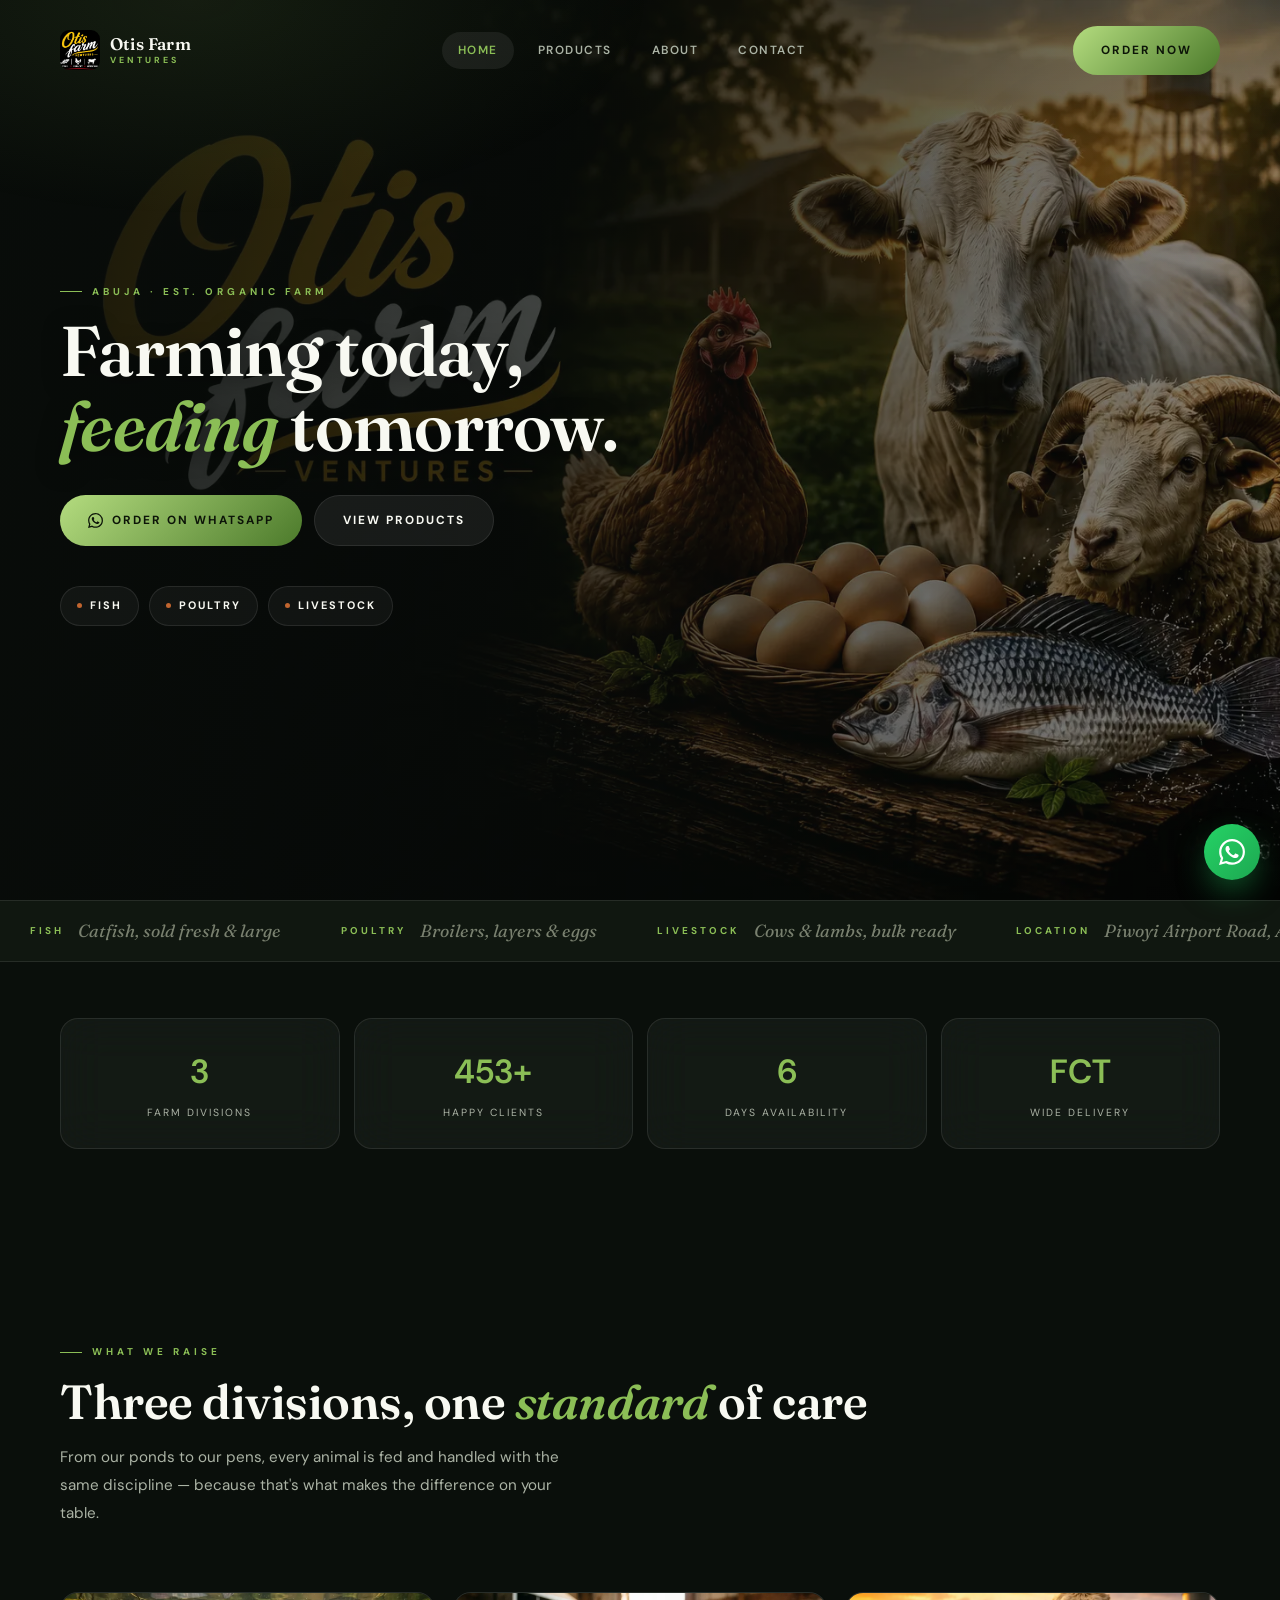
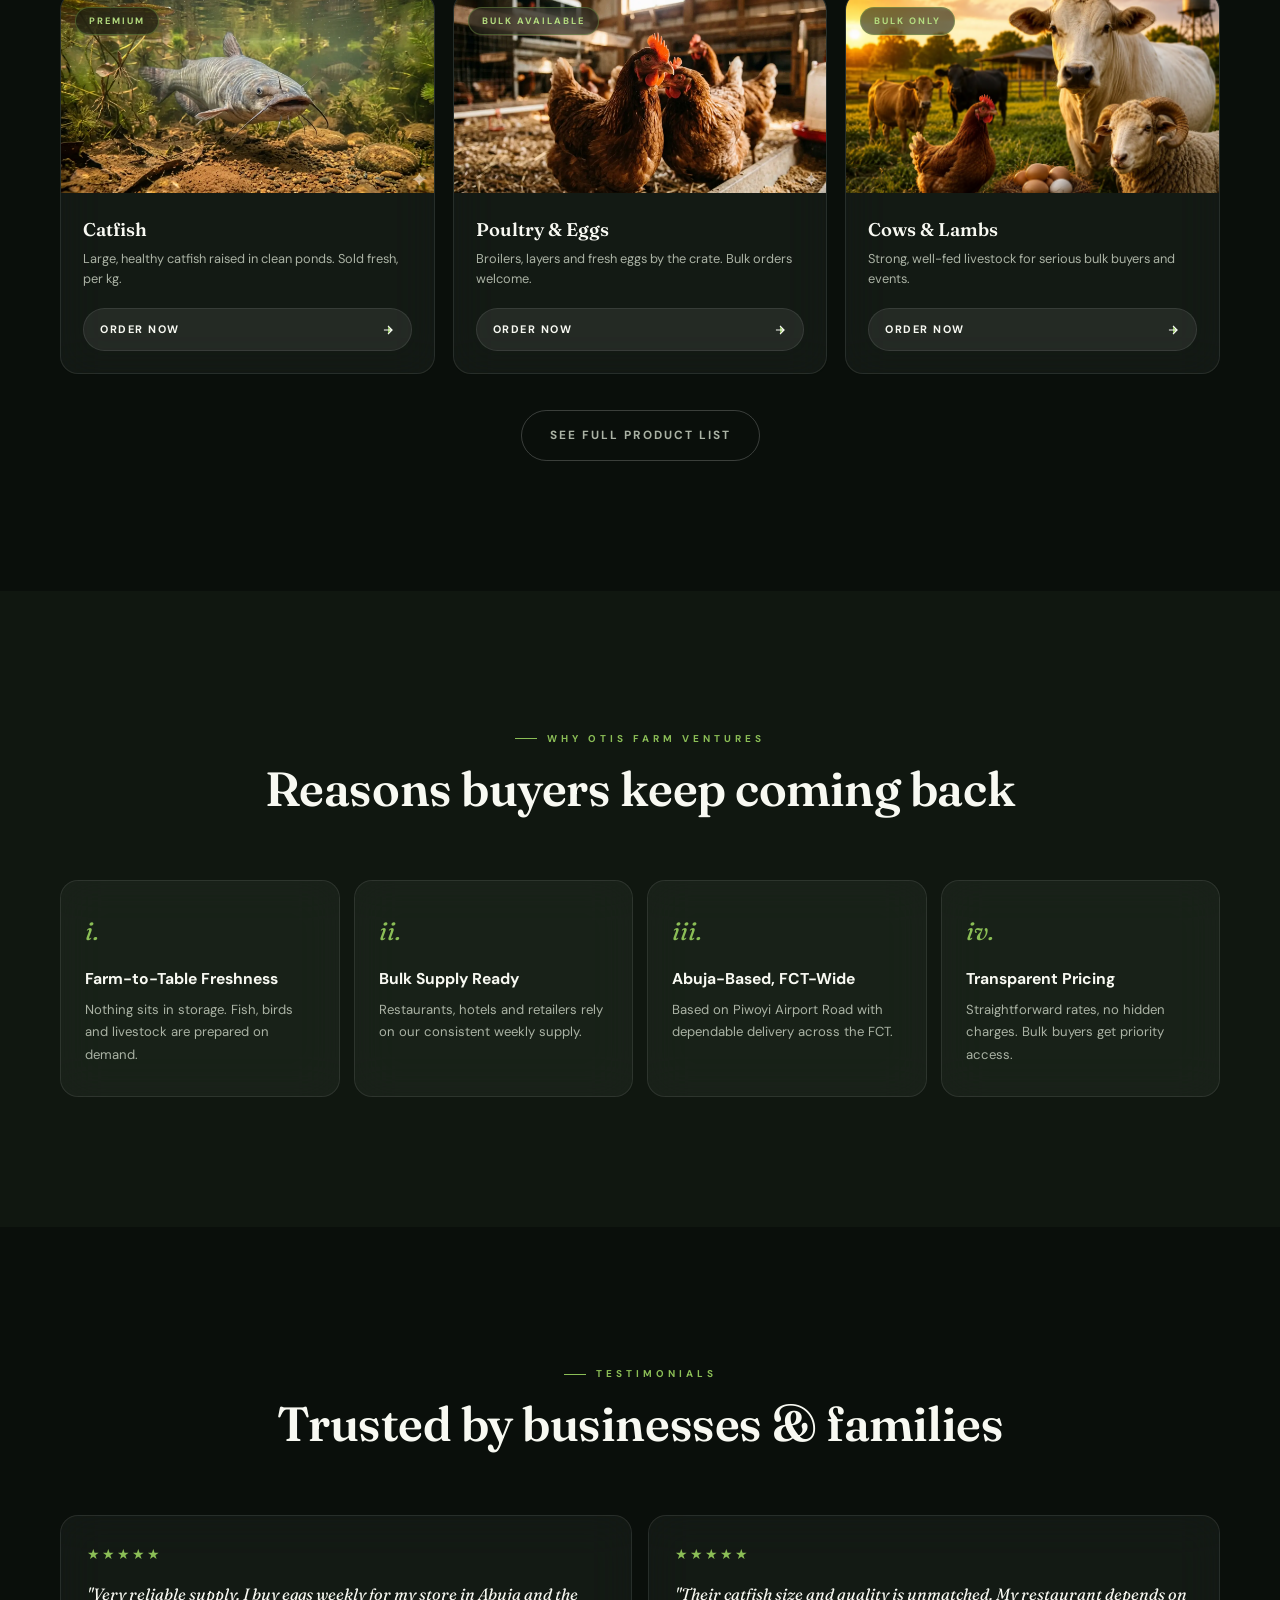
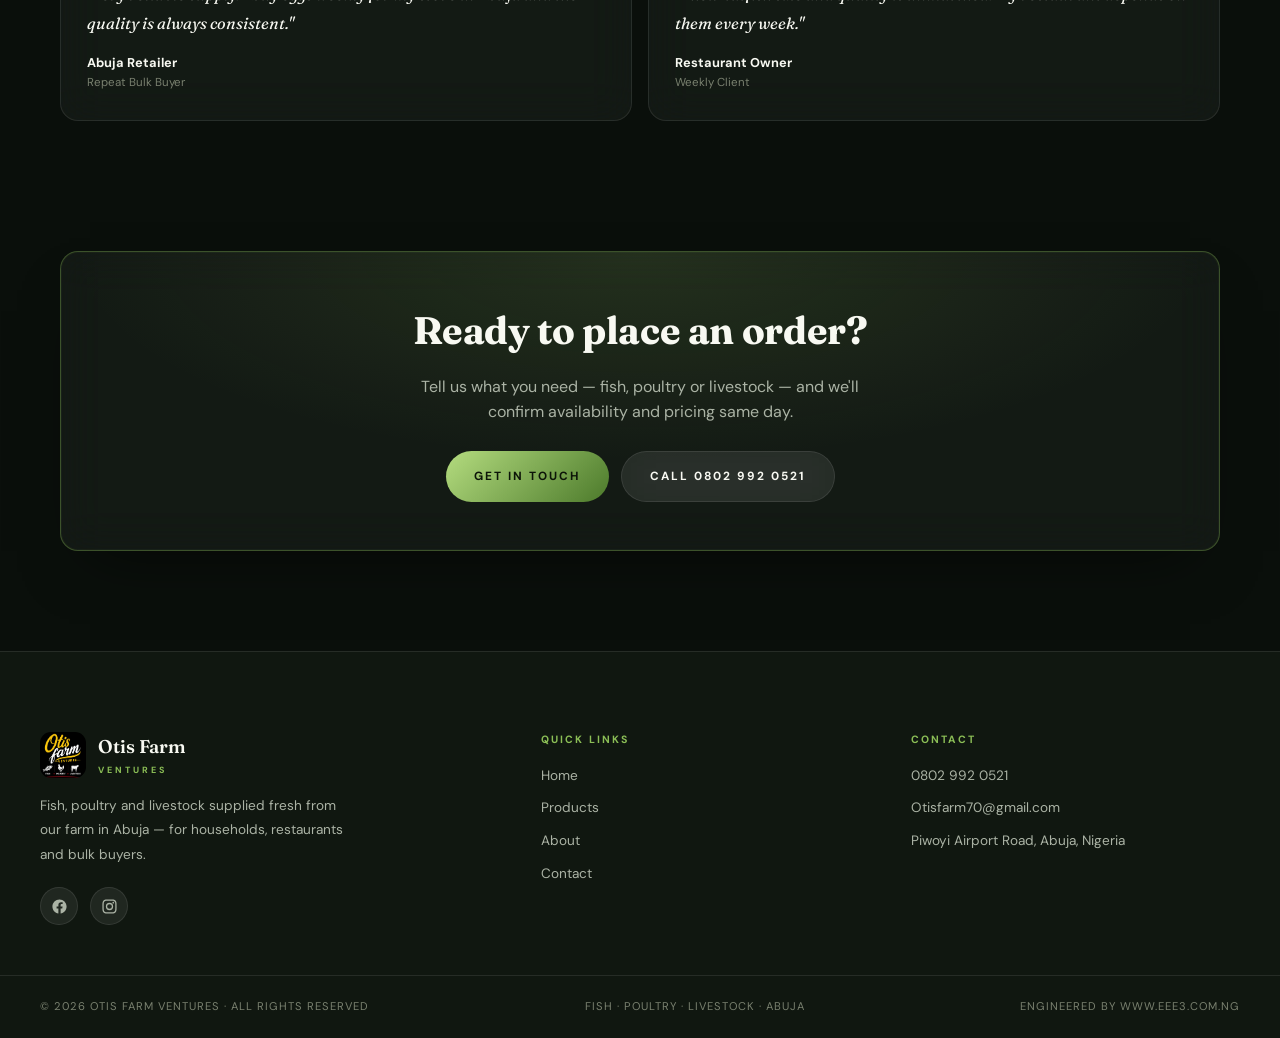
<file: index.html>
<!DOCTYPE html>
<html lang="en">
<head>
<meta charset="UTF-8">
<meta name="viewport" content="width=device-width, initial-scale=1.0">
<title>Otis Farm Ventures | Fish · Poultry · Livestock — Abuja</title>
<meta name="description" content="Otis Farm Venture supplies premium fish, poultry and livestock across Abuja. Farming today, feeding tomorrow.">
<link rel="preconnect" href="https://fonts.googleapis.com">
<link rel="preconnect" href="https://fonts.gstatic.com" crossorigin>
<link href="https://fonts.googleapis.com/css2?family=Fraunces:ital,opsz,wght@0,9..144,400;0,9..144,500;0,9..144,600;0,9..144,700;1,9..144,500;1,9..144,600&family=DM+Sans:wght@400;500;600;700&display=swap" rel="stylesheet">
<link rel="stylesheet" href="style.css">
<link rel="icon" href="images/logo.webp">
</head>
<body>

<div id="curtain">
  <div class="curtain-ring"></div>
  <div class="curtain-mark"><img src="images/logo.webp" alt="" width="120" height="120"></div>
</div>

<!-- NAV -->
<nav class="nav" id="mainNav">
  <a href="index.html" class="nav-logo">
    <img src="images/logo.webp" alt="Otis Farm Venture logo" width="40" height="40">
    <span class="nav-logo-txt">Otis Farm<span>Ventures</span></span>
  </a>
  <div class="nav-links">
    <a href="index.html" class="active">Home</a>
    <a href="products.html">Products</a>
    <a href="about.html">About</a>
    <a href="contact.html">Contact</a>
  </div>
  <a href="contact.html" class="btn btn-gold nav-cta">Order Now</a>
  <button class="hamburger" id="hamburger" onclick="toggleMenu()" aria-label="Menu">
    <span></span><span></span><span></span>
  </button>
</nav>
<div class="mobile-menu" id="mobileMenu">
  <a href="index.html" class="active">Home</a>
  <a href="products.html">Products</a>
  <a href="about.html">About</a>
  <a href="contact.html">Contact</a>
  <a href="contact.html" class="btn btn-gold mm-cta">Order Now</a>
</div>

<!-- HERO -->
<section class="hero">
  <div class="hero-bg" id="heroBg"></div>
  <div class="hero-content">
    <span class="eyebrow hero-eyebrow">Abuja · Est. Organic Farm</span>
    <h1>Farming today, <em>feeding</em> tomorrow.</h1>
    <p class="hero-sub"></p>
    <div class="hero-btns">
      <a href="https://wa.me/2348029920521?text=Hello%20Otis%20Farm%20Venture%2C%20I%20want%20to%20make%20an%20order" target="_blank" class="btn btn-gold">
        <svg viewBox="0 0 24 24" fill="currentColor"><path d="M17.472 14.382c-.297-.149-1.758-.867-2.03-.967-.273-.099-.471-.148-.67.15-.197.297-.767.966-.94 1.164-.173.199-.347.223-.644.075-.297-.15-1.255-.463-2.39-1.475-.883-.788-1.48-1.761-1.653-2.059-.173-.297-.018-.458.13-.606.134-.133.298-.347.446-.52.149-.174.198-.298.298-.497.099-.198.05-.371-.025-.52-.075-.149-.669-1.612-.916-2.207-.242-.579-.487-.5-.669-.51-.173-.008-.371-.01-.57-.01-.198 0-.52.074-.792.372-.272.297-1.04 1.016-1.04 2.479 0 1.462 1.065 2.875 1.213 3.074.149.198 2.096 3.2 5.077 4.487.709.306 1.262.489 1.694.625.712.227 1.36.195 1.871.118.571-.085 1.758-.719 2.006-1.413.248-.694.248-1.289.173-1.413-.074-.124-.272-.198-.57-.347m-5.421 7.403h-.004a9.87 9.87 0 01-5.031-1.378l-.361-.214-3.741.982.998-3.648-.235-.374a9.86 9.86 0 01-1.51-5.26c.001-5.45 4.436-9.884 9.888-9.884 2.64 0 5.122 1.03 6.988 2.898a9.825 9.825 0 012.893 6.994c-.003 5.45-4.437 9.884-9.885 9.884m8.413-18.297A11.815 11.815 0 0012.05 0C5.495 0 .16 5.335.157 11.892c0 2.096.547 4.142 1.588 5.945L.057 24l6.305-1.654a11.882 11.882 0 005.683 1.448h.005c6.554 0 11.89-5.335 11.893-11.893a11.821 11.821 0 00-3.48-8.413z"/></svg>
        Order on WhatsApp
      </a>
      <a href="products.html" class="btn btn-glass">View Products</a>
    </div>
    <div class="ticket">
      <span class="ticket-item glass"><span class="dot"></span>Fish</span>
      <span class="ticket-item glass"><span class="dot"></span>Poultry</span>
      <span class="ticket-item glass"><span class="dot"></span>Livestock</span>
    </div>
  </div>
</section>

<!-- MARQUEE -->
<div class="marquee">
  <div class="marquee-track">
    <span><b>Fish</b> Catfish, sold fresh &amp; large</span>
    <span><b>Poultry</b> Broilers, layers &amp; eggs</span>
    <span><b>Livestock</b> Cows &amp; lambs, bulk ready</span>
    <span><b>Location</b> Piwoyi Airport Road, Abuja</span>
    <span><b>Fish</b> Catfish, sold fresh &amp; large</span>
    <span><b>Poultry</b> Broilers, layers &amp; eggs</span>
    <span><b>Livestock</b> Cows &amp; lambs, bulk ready</span>
    <span><b>Location</b> Piwoyi Airport Road, Abuja</span>
  </div>
</div>

<!-- STATS -->
<section class="section" style="padding-top:56px; padding-bottom:56px;">
  <div class="section-in stats-grid">
    <div class="stat glass reveal"><div class="stat-num js-count">3</div><div class="stat-lbl">Farm Divisions</div></div>
    <div class="stat glass reveal rd1"><div class="stat-num js-count">500+</div><div class="stat-lbl">Happy Clients</div></div>
    <div class="stat glass reveal rd2"><div class="stat-num js-count">7</div><div class="stat-lbl">Days Availability</div></div>
    <div class="stat glass reveal rd3"><div class="stat-num">FCT</div><div class="stat-lbl">Wide Delivery</div></div>
  </div>
</section>

<!-- FEATURED PRODUCTS -->
<section class="section">
  <div class="section-in">
    <div class="sec-hd reveal">
      <span class="eyebrow">What We Raise</span>
      <h2>Three divisions, one <em>standard</em> of care</h2>
      <p>From our ponds to our pens, every animal is fed and handled with the same discipline — because that's what makes the difference on your table.</p>
    </div>
    <div class="products-grid">
      <div class="prod-card glass reveal" onclick="order('Catfish')">
        <div class="prod-img-wrap"><img class="prod-img" src="images/catfish.webp" alt="Fresh catfish" loading="lazy" decoding="async"><div class="prod-badge">Premium</div></div>
        <div class="prod-body">
          <div class="prod-title">Catfish</div>
          <div class="prod-desc">Large, healthy catfish raised in clean ponds. Sold fresh, per kg.</div>
          <a class="prod-cta"><span>Order Now</span><svg viewBox="0 0 24 24" fill="none" stroke="currentColor" stroke-width="2"><path d="M5 12h14M12 5l7 7-7 7"/></svg></a>
        </div>
      </div>
      <div class="prod-card glass reveal rd1" onclick="order('Poultry Chickens')">
        <div class="prod-img-wrap"><img class="prod-img" src="images/Poultry%20Chickens.webp" alt="Poultry chickens" loading="lazy" decoding="async"><div class="prod-badge">Bulk Available</div></div>
        <div class="prod-body">
          <div class="prod-title">Poultry &amp; Eggs</div>
          <div class="prod-desc">Broilers, layers and fresh eggs by the crate. Bulk orders welcome.</div>
          <a class="prod-cta"><span>Order Now</span><svg viewBox="0 0 24 24" fill="none" stroke="currentColor" stroke-width="2"><path d="M5 12h14M12 5l7 7-7 7"/></svg></a>
        </div>
      </div>
      <div class="prod-card glass reveal rd2" onclick="order('Cows and Lambs')">
        <div class="prod-img-wrap"><img class="prod-img" src="images/livestock.webp" alt="Cows and lambs" loading="lazy" decoding="async"><div class="prod-badge">Bulk Only</div></div>
        <div class="prod-body">
          <div class="prod-title">Cows &amp; Lambs</div>
          <div class="prod-desc">Strong, well-fed livestock for serious bulk buyers and events.</div>
          <a class="prod-cta"><span>Order Now</span><svg viewBox="0 0 24 24" fill="none" stroke="currentColor" stroke-width="2"><path d="M5 12h14M12 5l7 7-7 7"/></svg></a>
        </div>
      </div>
    </div>
    <div style="text-align:center; margin-top:36px;">
      <a href="products.html" class="btn btn-ghost">See Full Product List</a>
    </div>
  </div>
</section>

<!-- WHY US -->
<section class="section" style="background:var(--ink-2);">
  <div class="section-in">
    <div class="sec-hd center reveal">
      <span class="eyebrow">Why Otis Farm Ventures</span>
      <h2>Reasons buyers keep coming back</h2>
    </div>
    <div class="why-grid">
      <div class="why-block glass reveal">
        <div class="why-num">i.</div>
        <div class="why-title">Farm-to-Table Freshness</div>
        <div class="why-desc">Nothing sits in storage. Fish, birds and livestock are prepared on demand.</div>
      </div>
      <div class="why-block glass reveal rd1">
        <div class="why-num">ii.</div>
        <div class="why-title">Bulk Supply Ready</div>
        <div class="why-desc">Restaurants, hotels and retailers rely on our consistent weekly supply.</div>
      </div>
      <div class="why-block glass reveal rd2">
        <div class="why-num">iii.</div>
        <div class="why-title">Abuja-Based, FCT-Wide</div>
        <div class="why-desc">Based on Piwoyi Airport Road with dependable delivery across the FCT.</div>
      </div>
      <div class="why-block glass reveal rd3">
        <div class="why-num">iv.</div>
        <div class="why-title">Transparent Pricing</div>
        <div class="why-desc">Straightforward rates, no hidden charges. Bulk buyers get priority access.</div>
      </div>
    </div>
  </div>
</section>

<!-- TESTIMONIALS -->
<section class="section">
  <div class="section-in">
    <div class="sec-hd center reveal">
      <span class="eyebrow">Testimonials</span>
      <h2>Trusted by businesses &amp; families</h2>
    </div>
    <div class="testi-grid">
      <div class="testi-card glass reveal">
        <div class="testi-stars">★★★★★</div>
        <p>"Very reliable supply. I buy eggs weekly for my store in Abuja and the quality is always consistent."</p>
        <div class="testi-name">Abuja Retailer</div>
        <div class="testi-role">Repeat Bulk Buyer</div>
      </div>
      <div class="testi-card glass reveal rd1">
        <div class="testi-stars">★★★★★</div>
        <p>"Their catfish size and quality is unmatched. My restaurant depends on them every week."</p>
        <div class="testi-name">Restaurant Owner</div>
        <div class="testi-role">Weekly Client</div>
      </div>
    </div>
  </div>
</section>

<!-- CTA -->
<section class="section" style="padding-top:0; padding-bottom:100px;">
  <div class="section-in">
    <div class="cta-banner glass glass-gold reveal">
      <h2>Ready to place an order?</h2>
      <p>Tell us what you need — fish, poultry or livestock — and we'll confirm availability and pricing same day.</p>
      <div class="hero-btns">
        <a href="contact.html" class="btn btn-gold">Get In Touch</a>
        <a href="tel:+2348029920521" class="btn btn-glass">Call 0802 992 0521</a>
      </div>
    </div>
  </div>
</section>

<!-- FOOTER -->
<footer class="footer">
  <div class="footer-top">
    <div class="footer-brand">
      <div class="footer-brand-lockup">
        <img src="images/logo.webp" alt="Otis Farm Venture logo">
        <div class="footer-brand-name">Otis Farm<span>Ventures</span></div>
      </div>
      <p>Fish, poultry and livestock supplied fresh from our farm in Abuja — for households, restaurants and bulk buyers.</p>
      <div class="footer-social">
        <a href="https://web.facebook.com/profile.php?id=61592775506374" target="_blank" rel="noopener" aria-label="Otis Farm Venture on Facebook">
          <svg viewBox="0 0 24 24"><path d="M22 12.06C22 6.505 17.523 2 12 2S2 6.505 2 12.06c0 5.02 3.657 9.184 8.438 9.94v-7.03H7.898v-2.91h2.54V9.845c0-2.507 1.492-3.89 3.777-3.89 1.094 0 2.238.195 2.238.195v2.46h-1.26c-1.243 0-1.63.771-1.63 1.562v1.878h2.773l-.443 2.91h-2.33V22c4.78-.756 8.437-4.92 8.437-9.94z"/></svg>
        </a>
        <a href="https://www.instagram.com/otis_farm_ventures/" target="_blank" rel="noopener" aria-label="Otis Farm Venture on Instagram">
          <svg viewBox="0 0 24 24"><path d="M12 2c2.717 0 3.056.01 4.122.06 1.065.05 1.79.217 2.428.465a4.9 4.9 0 011.771 1.153 4.9 4.9 0 011.153 1.771c.248.637.415 1.363.465 2.428.05 1.066.06 1.405.06 4.122 0 2.717-.01 3.056-.06 4.122-.05 1.065-.217 1.79-.465 2.428a4.9 4.9 0 01-1.153 1.771 4.9 4.9 0 01-1.771 1.153c-.637.248-1.363.415-2.428.465-1.066.05-1.405.06-4.122.06-2.717 0-3.056-.01-4.122-.06-1.065-.05-1.79-.217-2.428-.465a4.9 4.9 0 01-1.771-1.153 4.9 4.9 0 01-1.153-1.771c-.248-.637-.415-1.363-.465-2.428C2.01 15.056 2 14.717 2 12c0-2.717.01-3.056.06-4.122.05-1.065.217-1.79.465-2.428a4.9 4.9 0 011.153-1.771A4.9 4.9 0 015.449 2.526c.637-.248 1.363-.415 2.428-.465C8.944 2.01 9.283 2 12 2zm0 1.802c-2.67 0-2.986.01-4.04.059-.976.045-1.505.207-1.858.344-.467.182-.8.399-1.15.748-.35.35-.566.683-.748 1.15-.137.353-.3.882-.344 1.857-.05 1.055-.06 1.372-.06 4.04 0 2.67.01 2.986.06 4.04.045.976.207 1.505.344 1.858.182.466.399.8.748 1.15.35.35.683.566 1.15.748.353.137.882.3 1.857.344 1.054.05 1.37.06 4.041.06 2.67 0 2.987-.01 4.04-.06.976-.045 1.505-.207 1.858-.344.466-.182.8-.398 1.15-.748.35-.35.566-.683.748-1.15.137-.353.3-.882.344-1.857.05-1.055.06-1.371.06-4.041 0-2.67-.01-2.986-.06-4.04-.045-.976-.207-1.505-.344-1.858a3.1 3.1 0 00-.748-1.15 3.1 3.1 0 00-1.15-.748c-.353-.137-.882-.3-1.857-.344-1.055-.05-1.371-.06-4.041-.06zm0 3.063a5.135 5.135 0 110 10.27 5.135 5.135 0 010-10.27zm0 8.468a3.333 3.333 0 100-6.666 3.333 3.333 0 000 6.666zm6.538-8.671a1.2 1.2 0 11-2.4 0 1.2 1.2 0 012.4 0z"/></svg>
        </a>
      </div>
    </div>
    <div class="footer-col">
      <h4>Quick Links</h4>
      <a href="index.html">Home</a>
      <a href="products.html">Products</a>
      <a href="about.html">About</a>
      <a href="contact.html">Contact</a>
    </div>
    <div class="footer-col">
      <h4>Contact</h4>
      <a href="tel:+2348029920521">0802 992 0521</a>
      <a href="mailto:Otisfarm70@gmail.com">Otisfarm70@gmail.com</a>
      <p>Piwoyi Airport Road, Abuja, Nigeria</p>
    </div>
  </div>
  <div class="footer-bottom">
    <p>© 2026 Otis Farm Ventures · All Rights Reserved</p>
    <p>Fish · Poultry · Livestock · Abuja</p>
    <p>Engineered by <a href="https://www.eee3.com.ng" target="_blank" rel="noopener">www.eee3.com.ng</a></p>
  </div>
</footer>

<div class="wa-float">
  <a href="https://wa.me/2348029920521?text=Hello%20Otis%20Farm%20Venture%2C%20I%20want%20to%20make%20an%20order" target="_blank" title="Chat on WhatsApp">
    <svg viewBox="0 0 24 24"><path d="M17.472 14.382c-.297-.149-1.758-.867-2.03-.967-.273-.099-.471-.148-.67.15-.197.297-.767.966-.94 1.164-.173.199-.347.223-.644.075-.297-.15-1.255-.463-2.39-1.475-.883-.788-1.48-1.761-1.653-2.059-.173-.297-.018-.458.13-.606.134-.133.298-.347.446-.52.149-.174.198-.298.298-.497.099-.198.05-.371-.025-.52-.075-.149-.669-1.612-.916-2.207-.242-.579-.487-.5-.669-.51-.173-.008-.371-.01-.57-.01-.198 0-.52.074-.792.372-.272.297-1.04 1.016-1.04 2.479 0 1.462 1.065 2.875 1.213 3.074.149.198 2.096 3.2 5.077 4.487.709.306 1.262.489 1.694.625.712.227 1.36.195 1.871.118.571-.085 1.758-.719 2.006-1.413.248-.694.248-1.289.173-1.413-.074-.124-.272-.198-.57-.347m-5.421 7.403h-.004a9.87 9.87 0 01-5.031-1.378l-.361-.214-3.741.982.998-3.648-.235-.374a9.86 9.86 0 01-1.51-5.26c.001-5.45 4.436-9.884 9.888-9.884 2.64 0 5.122 1.03 6.988 2.898a9.825 9.825 0 012.893 6.994c-.003 5.45-4.437 9.884-9.885 9.884m8.413-18.297A11.815 11.815 0 0012.05 0C5.495 0 .16 5.335.157 11.892c0 2.096.547 4.142 1.588 5.945L.057 24l6.305-1.654a11.882 11.882 0 005.683 1.448h.005c6.554 0 11.89-5.335 11.893-11.893a11.821 11.821 0 00-3.48-8.413z"/></svg>
  </a>
</div>

<script src="main.js"></script>
</body>
</html>
</file>
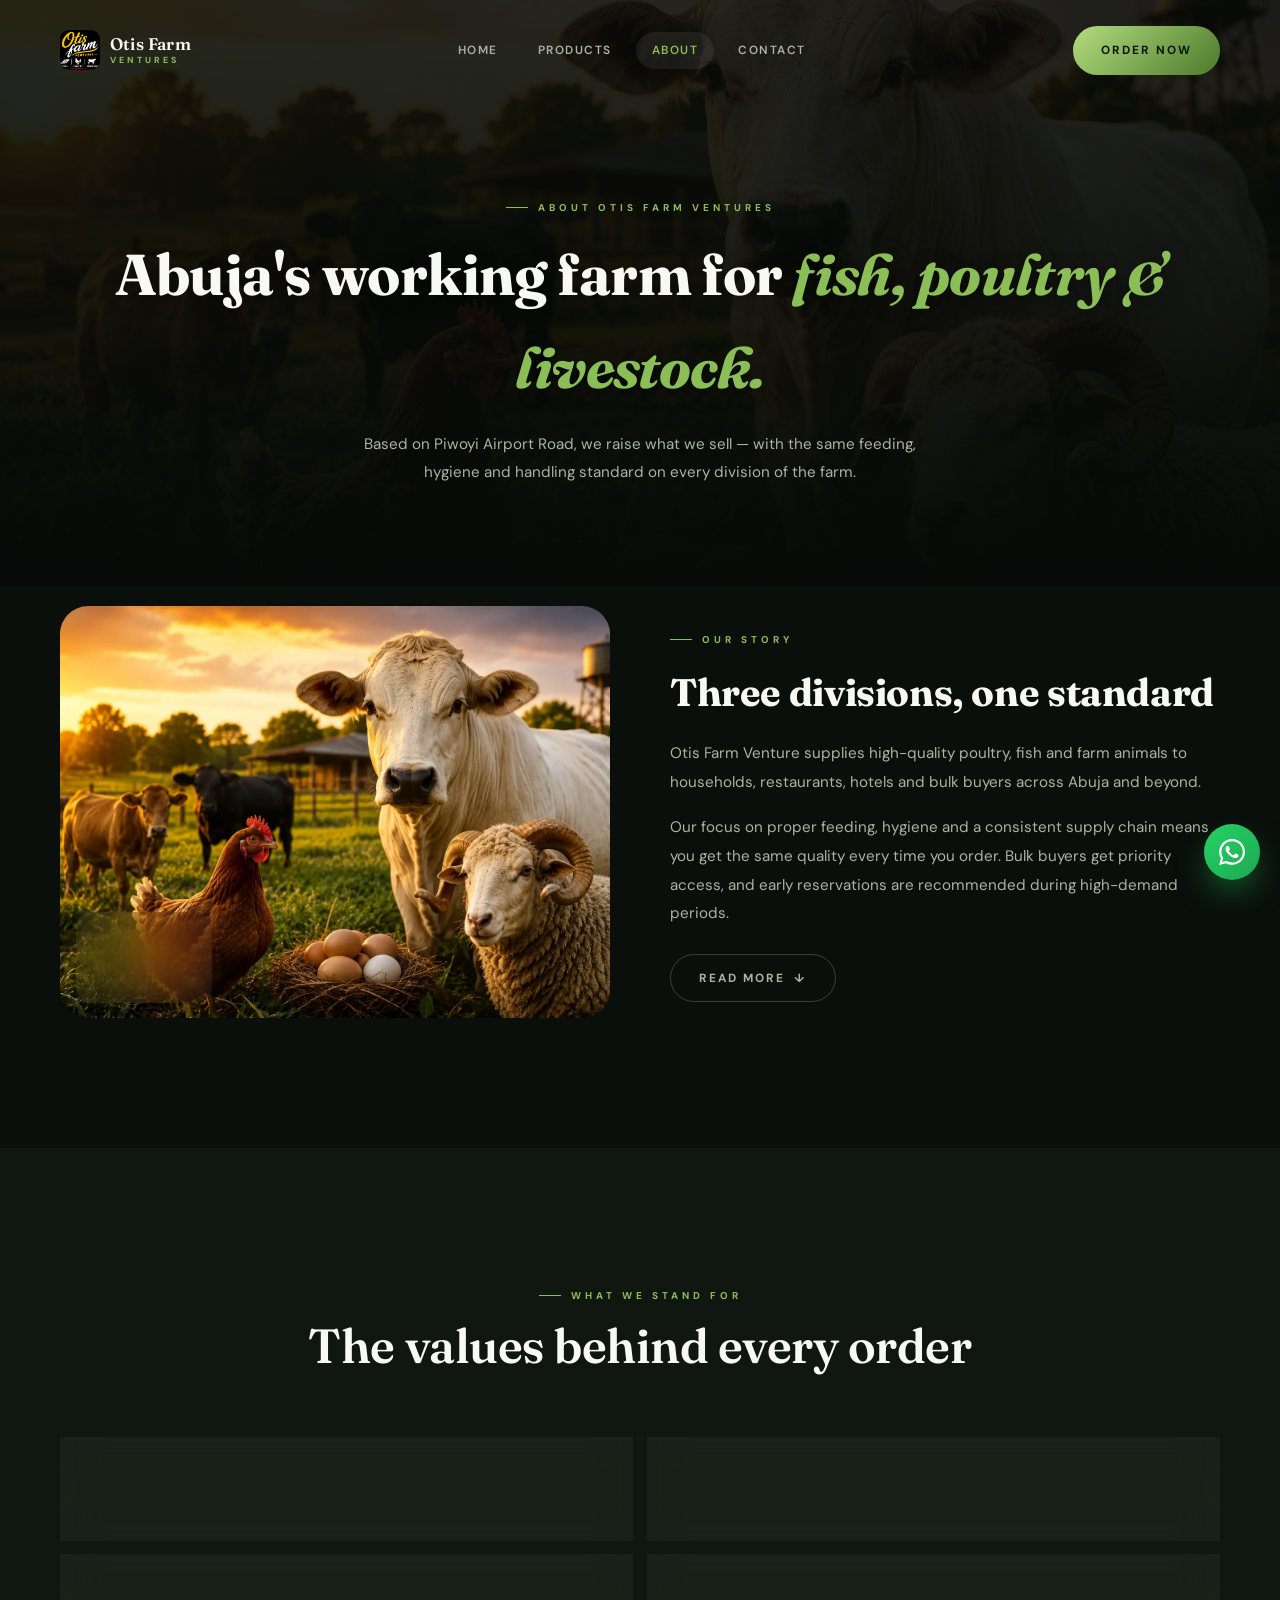
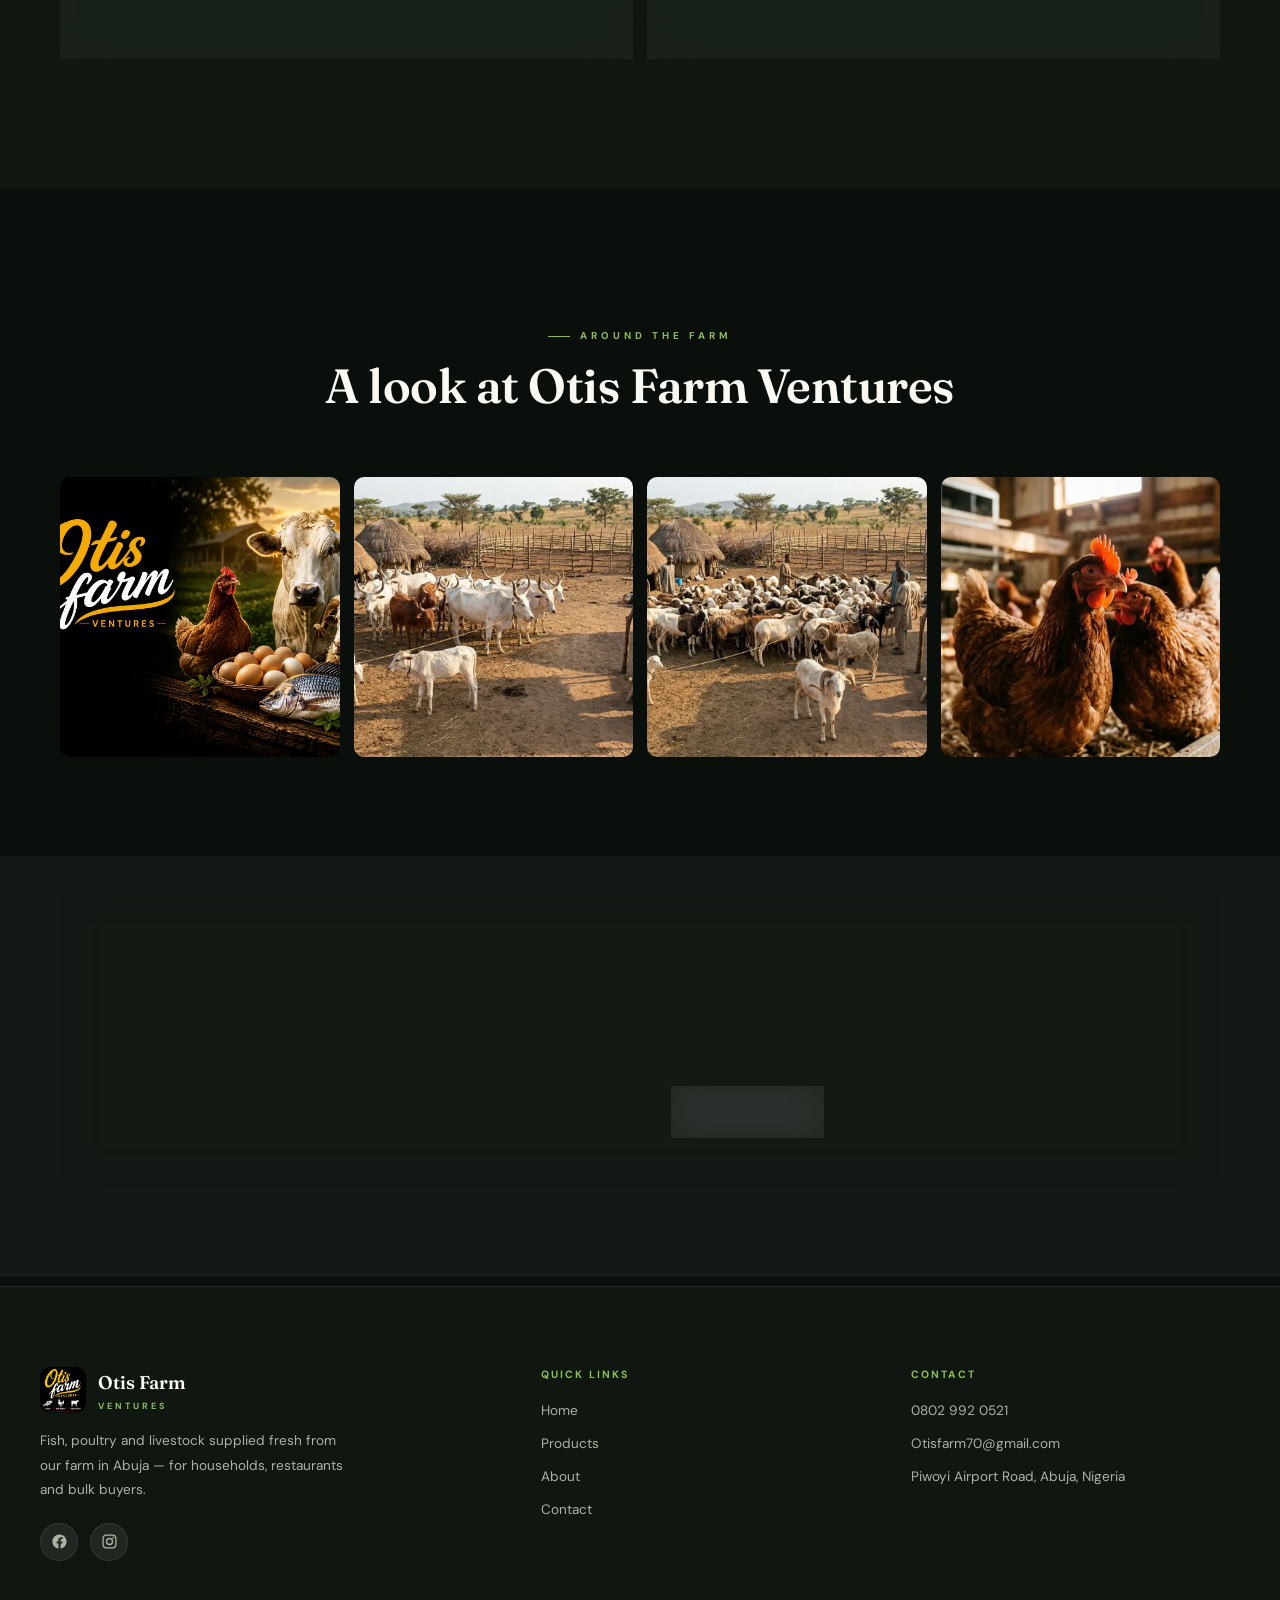
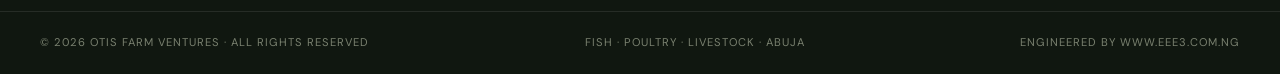
<file: about.html>
<!DOCTYPE html>
<html lang="en">
<head>
<meta charset="UTF-8">
<meta name="viewport" content="width=device-width, initial-scale=1.0">
<title>About | Otis Farm Ventures</title>
<meta name="description" content="Otis Farm Ventures is a fish, poultry and livestock farm based on Piwoyi Airport Road, Abuja — farming today, feeding tomorrow.">
<link rel="preconnect" href="https://fonts.googleapis.com">
<link rel="preconnect" href="https://fonts.gstatic.com" crossorigin>
<link href="https://fonts.googleapis.com/css2?family=Fraunces:ital,opsz,wght@0,9..144,400;0,9..144,500;0,9..144,600;0,9..144,700;1,9..144,500;1,9..144,600&family=DM+Sans:wght@400;500;600;700&display=swap" rel="stylesheet">
<link rel="stylesheet" href="style.css">
<link rel="icon" href="images/logo.webp">
</head>
<body>

<div id="curtain">
  <div class="curtain-ring"></div>
  <div class="curtain-mark"><img src="images/logo.webp" alt="" width="120" height="120"></div>
</div>

<nav class="nav" id="mainNav">
  <a href="index.html" class="nav-logo">
    <img src="images/logo.webp" alt="Otis Farm Venture logo" width="40" height="40">
    <span class="nav-logo-txt">Otis Farm<span>Ventures</span></span>
  </a>
  <div class="nav-links">
    <a href="index.html">Home</a>
    <a href="products.html">Products</a>
    <a href="about.html" class="active">About</a>
    <a href="contact.html">Contact</a>
  </div>
  <a href="contact.html" class="btn btn-gold nav-cta">Order Now</a>
  <button class="hamburger" id="hamburger" onclick="toggleMenu()" aria-label="Menu">
    <span></span><span></span><span></span>
  </button>
</nav>
<div class="mobile-menu" id="mobileMenu">
  <a href="index.html">Home</a>
  <a href="products.html">Products</a>
  <a href="about.html" class="active">About</a>
  <a href="contact.html">Contact</a>
  <a href="contact.html" class="btn btn-gold mm-cta">Order Now</a>
</div>

<section class="about-hero page-fade" style="--hero-img:url('images/livestock.webp')">
  <span class="eyebrow" style="justify-content:center">About Otis Farm Ventures</span>
  <h1>Abuja's working farm for <em>fish, poultry &amp; livestock.</em></h1>
  <p>Based on Piwoyi Airport Road, we raise what we sell — with the same feeding, hygiene and handling standard on every division of the farm.</p>
</section>

<section class="section" style="padding-top:20px;">
  <div class="section-in story-grid">
    <div class="story-img-wrap reveal">
      <img src="images/livestock.webp" alt="Otis Farm Venture livestock" loading="lazy" decoding="async">
      <div class="story-badge glass">
        <div class="num js-count">500+</div>
        <div class="lbl">Happy Clients</div>
      </div>
    </div>
    <div class="story-text reveal rd1">
      <span class="eyebrow">Our Story</span>
      <h2 style="font-size:clamp(1.6rem,3.5vw,2.4rem); margin-bottom:16px;">Three divisions, one standard</h2>
      <p>Otis Farm Venture supplies high-quality poultry, fish and farm animals to households, restaurants, hotels and bulk buyers across Abuja and beyond.</p>
      <p>Our focus on proper feeding, hygiene and a consistent supply chain means you get the same quality every time you order. Bulk buyers get priority access, and early reservations are recommended during high-demand periods.</p>
      <div class="about-expanded" id="aboutExp">
        <p>We believe in transparency from farm to table. Every order is handled with care by a team dedicated to making sure what leaves the farm is exactly what you asked for — fresh and healthy.</p>
        <p>📍 Based on Piwoyi Airport Road, Abuja — serving restaurants, hotels and households across Nigeria.</p>
      </div>
      <button class="btn btn-ghost" id="aboutBtn" onclick="toggleAbout()" style="margin-top:10px;">Read More <span class="arr">↓</span></button>
    </div>
  </div>
</section>

<section class="section" style="background:var(--ink-2);">
  <div class="section-in">
    <div class="sec-hd center reveal">
      <span class="eyebrow">What We Stand For</span>
      <h2>The values behind every order</h2>
    </div>
    <div class="values-grid">
      <div class="value-card glass reveal">
        <div class="value-ico">🐟</div>
        <div><div class="value-title">Clean Ponds, Healthy Fish</div><div class="value-desc">Our catfish are raised in well-maintained ponds and sold fresh.</div></div>
      </div>
      <div class="value-card glass reveal rd1">
        <div class="value-ico">🐓</div>
        <div><div class="value-title">Proper Poultry Feeding</div><div class="value-desc">Consistent feeding schedules keep our birds and eggs reliable in quality.</div></div>
      </div>
      <div class="value-card glass reveal rd2">
        <div class="value-ico">🐄</div>
        <div><div class="value-title">Well-Kept Livestock</div><div class="value-desc">Cows and lambs are handled with the same standard, right through to delivery.</div></div>
      </div>
      <div class="value-card glass reveal rd3">
        <div class="value-ico">🤝</div>
        <div><div class="value-title">Straight-Talking Service</div><div class="value-desc">Transparent pricing and honest availability — no surprises at delivery.</div></div>
      </div>
    </div>
  </div>
</section>

<section class="section">
  <div class="section-in">
    <div class="sec-hd center reveal">
      <span class="eyebrow">Around The Farm</span>
      <h2>A look at Otis Farm Ventures</h2>
    </div>
    <div class="gallery-grid">
      <img src="images/hero%20image.webp" alt="Farm scene" class="reveal" loading="lazy" decoding="async">
      <img src="images/Cows.webp" alt="Farm scene" class="reveal rd1" loading="lazy" decoding="async">
      <img src="images/Lambs.webp" alt="Farm scene" class="reveal rd2" loading="lazy" decoding="async">
      <img src="images/Poultry%20Chickens.webp" alt="Farm scene" class="reveal rd3" loading="lazy" decoding="async">
    </div>
  </div>
</section>

<section class="section" style="padding-top:0; padding-bottom:100px;">
  <div class="section-in">
    <div class="cta-banner glass glass-gold reveal">
      <h2>Come order the Otis Farm way</h2>
      <p>Fresh fish, poultry and livestock — straight from Piwoyi Airport Road, Abuja.</p>
      <div class="hero-btns">
        <a href="products.html" class="btn btn-gold">Browse Products</a>
        <a href="contact.html" class="btn btn-glass">Contact Us</a>
      </div>
    </div>
  </div>
</section>

<footer class="footer">
  <div class="footer-top">
    <div class="footer-brand">
      <div class="footer-brand-lockup">
        <img src="images/logo.webp" alt="Otis Farm Venture logo">
        <div class="footer-brand-name">Otis Farm<span>Ventures</span></div>
      </div>
      <p>Fish, poultry and livestock supplied fresh from our farm in Abuja — for households, restaurants and bulk buyers.</p>
      <div class="footer-social">
        <a href="https://web.facebook.com/profile.php?id=61592775506374" target="_blank" rel="noopener" aria-label="Otis Farm Venture on Facebook">
          <svg viewBox="0 0 24 24"><path d="M22 12.06C22 6.505 17.523 2 12 2S2 6.505 2 12.06c0 5.02 3.657 9.184 8.438 9.94v-7.03H7.898v-2.91h2.54V9.845c0-2.507 1.492-3.89 3.777-3.89 1.094 0 2.238.195 2.238.195v2.46h-1.26c-1.243 0-1.63.771-1.63 1.562v1.878h2.773l-.443 2.91h-2.33V22c4.78-.756 8.437-4.92 8.437-9.94z"/></svg>
        </a>
        <a href="https://www.instagram.com/otis_farm_ventures/" target="_blank" rel="noopener" aria-label="Otis Farm Venture on Instagram">
          <svg viewBox="0 0 24 24"><path d="M12 2c2.717 0 3.056.01 4.122.06 1.065.05 1.79.217 2.428.465a4.9 4.9 0 011.771 1.153 4.9 4.9 0 011.153 1.771c.248.637.415 1.363.465 2.428.05 1.066.06 1.405.06 4.122 0 2.717-.01 3.056-.06 4.122-.05 1.065-.217 1.79-.465 2.428a4.9 4.9 0 01-1.153 1.771 4.9 4.9 0 01-1.771 1.153c-.637.248-1.363.415-2.428.465-1.066.05-1.405.06-4.122.06-2.717 0-3.056-.01-4.122-.06-1.065-.05-1.79-.217-2.428-.465a4.9 4.9 0 01-1.771-1.153 4.9 4.9 0 01-1.153-1.771c-.248-.637-.415-1.363-.465-2.428C2.01 15.056 2 14.717 2 12c0-2.717.01-3.056.06-4.122.05-1.065.217-1.79.465-2.428a4.9 4.9 0 011.153-1.771A4.9 4.9 0 015.449 2.526c.637-.248 1.363-.415 2.428-.465C8.944 2.01 9.283 2 12 2zm0 1.802c-2.67 0-2.986.01-4.04.059-.976.045-1.505.207-1.858.344-.467.182-.8.399-1.15.748-.35.35-.566.683-.748 1.15-.137.353-.3.882-.344 1.857-.05 1.055-.06 1.372-.06 4.04 0 2.67.01 2.986.06 4.04.045.976.207 1.505.344 1.858.182.466.399.8.748 1.15.35.35.683.566 1.15.748.353.137.882.3 1.857.344 1.054.05 1.37.06 4.041.06 2.67 0 2.987-.01 4.04-.06.976-.045 1.505-.207 1.858-.344.466-.182.8-.398 1.15-.748.35-.35.566-.683.748-1.15.137-.353.3-.882.344-1.857.05-1.055.06-1.371.06-4.041 0-2.67-.01-2.986-.06-4.04-.045-.976-.207-1.505-.344-1.858a3.1 3.1 0 00-.748-1.15 3.1 3.1 0 00-1.15-.748c-.353-.137-.882-.3-1.857-.344-1.055-.05-1.371-.06-4.041-.06zm0 3.063a5.135 5.135 0 110 10.27 5.135 5.135 0 010-10.27zm0 8.468a3.333 3.333 0 100-6.666 3.333 3.333 0 000 6.666zm6.538-8.671a1.2 1.2 0 11-2.4 0 1.2 1.2 0 012.4 0z"/></svg>
        </a>
      </div>
    </div>
    <div class="footer-col">
      <h4>Quick Links</h4>
      <a href="index.html">Home</a>
      <a href="products.html">Products</a>
      <a href="about.html">About</a>
      <a href="contact.html">Contact</a>
    </div>
    <div class="footer-col">
      <h4>Contact</h4>
      <a href="tel:+2348029920521">0802 992 0521</a>
      <a href="mailto:Otisfarm70@gmail.com">Otisfarm70@gmail.com</a>
      <p>Piwoyi Airport Road, Abuja, Nigeria</p>
    </div>
  </div>
  <div class="footer-bottom">
    <p>© 2026 Otis Farm Ventures · All Rights Reserved</p>
    <p>Fish · Poultry · Livestock · Abuja</p>
    <p>Engineered by <a href="https://www.eee3.com.ng" target="_blank" rel="noopener">www.eee3.com.ng</a></p>
  </div>
</footer>

<div class="wa-float">
  <a href="https://wa.me/2348029920521?text=Hello%20Otis%20Farm%20Venture%2C%20I%20want%20to%20make%20an%20order" target="_blank" title="Chat on WhatsApp">
    <svg viewBox="0 0 24 24"><path d="M17.472 14.382c-.297-.149-1.758-.867-2.03-.967-.273-.099-.471-.148-.67.15-.197.297-.767.966-.94 1.164-.173.199-.347.223-.644.075-.297-.15-1.255-.463-2.39-1.475-.883-.788-1.48-1.761-1.653-2.059-.173-.297-.018-.458.13-.606.134-.133.298-.347.446-.52.149-.174.198-.298.298-.497.099-.198.05-.371-.025-.52-.075-.149-.669-1.612-.916-2.207-.242-.579-.487-.5-.669-.51-.173-.008-.371-.01-.57-.01-.198 0-.52.074-.792.372-.272.297-1.04 1.016-1.04 2.479 0 1.462 1.065 2.875 1.213 3.074.149.198 2.096 3.2 5.077 4.487.709.306 1.262.489 1.694.625.712.227 1.36.195 1.871.118.571-.085 1.758-.719 2.006-1.413.248-.694.248-1.289.173-1.413-.074-.124-.272-.198-.57-.347m-5.421 7.403h-.004a9.87 9.87 0 01-5.031-1.378l-.361-.214-3.741.982.998-3.648-.235-.374a9.86 9.86 0 01-1.51-5.26c.001-5.45 4.436-9.884 9.888-9.884 2.64 0 5.122 1.03 6.988 2.898a9.825 9.825 0 012.893 6.994c-.003 5.45-4.437 9.884-9.885 9.884m8.413-18.297A11.815 11.815 0 0012.05 0C5.495 0 .16 5.335.157 11.892c0 2.096.547 4.142 1.588 5.945L.057 24l6.305-1.654a11.882 11.882 0 005.683 1.448h.005c6.554 0 11.89-5.335 11.893-11.893a11.821 11.821 0 00-3.48-8.413z"/></svg>
  </a>
</div>

<script src="main.js"></script>
</body>
</html>
</file>
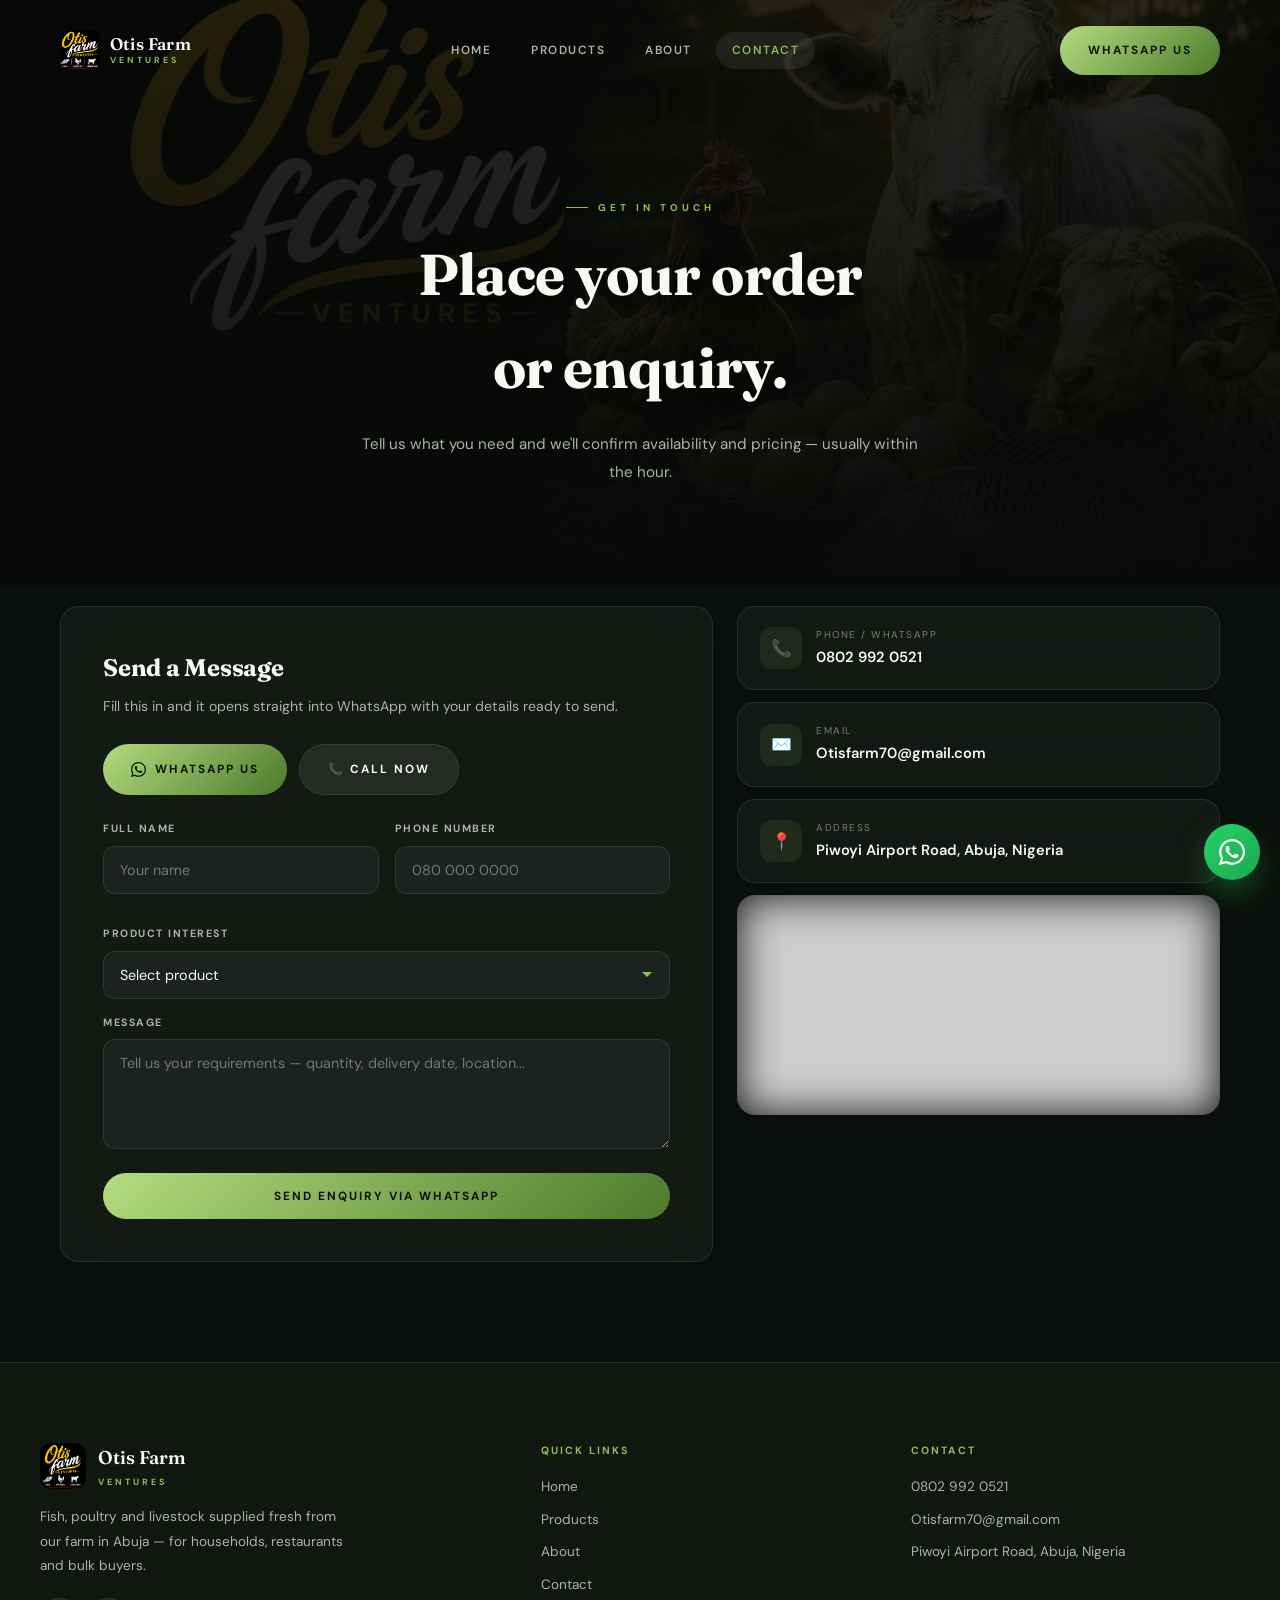
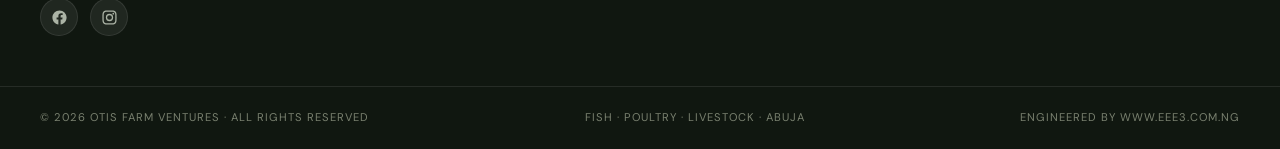
<file: contact.html>
<!DOCTYPE html>
<html lang="en">
<head>
<meta charset="UTF-8">
<meta name="viewport" content="width=device-width, initial-scale=1.0">
<title>Contact | Otis Farm Ventures</title>
<meta name="description" content="Place your order or enquiry with Otis Farm Ventures — Piwoyi Airport Road, Abuja. Call 0802 992 0521 or message on WhatsApp.">
<link rel="preconnect" href="https://fonts.googleapis.com">
<link rel="preconnect" href="https://fonts.gstatic.com" crossorigin>
<link href="https://fonts.googleapis.com/css2?family=Fraunces:ital,opsz,wght@0,9..144,400;0,9..144,500;0,9..144,600;0,9..144,700;1,9..144,500;1,9..144,600&family=DM+Sans:wght@400;500;600;700&display=swap" rel="stylesheet">
<link rel="stylesheet" href="style.css">
<link rel="icon" href="images/logo.webp">
</head>
<body>

<div id="curtain">
  <div class="curtain-ring"></div>
  <div class="curtain-mark"><img src="images/logo.webp" alt="" width="120" height="120"></div>
</div>

<nav class="nav" id="mainNav">
  <a href="index.html" class="nav-logo">
    <img src="images/logo.webp" alt="Otis Farm Venture logo" width="40" height="40">
    <span class="nav-logo-txt">Otis Farm<span>Ventures</span></span>
  </a>
  <div class="nav-links">
    <a href="index.html">Home</a>
    <a href="products.html">Products</a>
    <a href="about.html">About</a>
    <a href="contact.html" class="active">Contact</a>
  </div>
  <a href="https://wa.me/2348029920521" target="_blank" class="btn btn-gold nav-cta">WhatsApp Us</a>
  <button class="hamburger" id="hamburger" onclick="toggleMenu()" aria-label="Menu">
    <span></span><span></span><span></span>
  </button>
</nav>
<div class="mobile-menu" id="mobileMenu">
  <a href="index.html">Home</a>
  <a href="products.html">Products</a>
  <a href="about.html">About</a>
  <a href="contact.html" class="active">Contact</a>
  <a href="https://wa.me/2348029920521" target="_blank" class="btn btn-gold mm-cta">WhatsApp Us</a>
</div>

<section class="about-hero page-fade" style="--hero-img:url('images/hero%20image.webp')">
  <span class="eyebrow" style="justify-content:center">Get In Touch</span>
  <h1>Place your order<br>or enquiry.</h1>
  <p>Tell us what you need and we'll confirm availability and pricing — usually within the hour.</p>
</section>

<section class="section" style="padding-top:20px; padding-bottom:100px;">
  <div class="section-in contact-grid">

    <div class="contact-form-card glass reveal">
      <h2>Send a Message</h2>
      <p>Fill this in and it opens straight into WhatsApp with your details ready to send.</p>

      <div class="hero-btns" style="margin-bottom:26px;">
        <a href="https://wa.me/2348029920521?text=Hello%20Otis%20Farm%20Venture%2C%20I%20want%20to%20make%20an%20order" target="_blank" class="btn btn-gold">
          <svg viewBox="0 0 24 24" fill="currentColor"><path d="M17.472 14.382c-.297-.149-1.758-.867-2.03-.967-.273-.099-.471-.148-.67.15-.197.297-.767.966-.94 1.164-.173.199-.347.223-.644.075-.297-.15-1.255-.463-2.39-1.475-.883-.788-1.48-1.761-1.653-2.059-.173-.297-.018-.458.13-.606.134-.133.298-.347.446-.52.149-.174.198-.298.298-.497.099-.198.05-.371-.025-.52-.075-.149-.669-1.612-.916-2.207-.242-.579-.487-.5-.669-.51-.173-.008-.371-.01-.57-.01-.198 0-.52.074-.792.372-.272.297-1.04 1.016-1.04 2.479 0 1.462 1.065 2.875 1.213 3.074.149.198 2.096 3.2 5.077 4.487.709.306 1.262.489 1.694.625.712.227 1.36.195 1.871.118.571-.085 1.758-.719 2.006-1.413.248-.694.248-1.289.173-1.413-.074-.124-.272-.198-.57-.347m-5.421 7.403h-.004a9.87 9.87 0 01-5.031-1.378l-.361-.214-3.741.982.998-3.648-.235-.374a9.86 9.86 0 01-1.51-5.26c.001-5.45 4.436-9.884 9.888-9.884 2.64 0 5.122 1.03 6.988 2.898a9.825 9.825 0 012.893 6.994c-.003 5.45-4.437 9.884-9.885 9.884m8.413-18.297A11.815 11.815 0 0012.05 0C5.495 0 .16 5.335.157 11.892c0 2.096.547 4.142 1.588 5.945L.057 24l6.305-1.654a11.882 11.882 0 005.683 1.448h.005c6.554 0 11.89-5.335 11.893-11.893a11.821 11.821 0 00-3.48-8.413z"/></svg>
          WhatsApp Us
        </a>
        <a href="tel:+2348029920521" class="btn btn-glass">📞 Call Now</a>
      </div>

      <div class="cf-row">
        <div class="cf-group">
          <label>Full Name</label>
          <input type="text" id="cfName" placeholder="Your name">
        </div>
        <div class="cf-group">
          <label>Phone Number</label>
          <input type="tel" id="cfPhone" placeholder="080 000 0000">
        </div>
      </div>
      <div class="cf-group">
        <label>Product Interest</label>
        <select id="cfNeed">
          <option value="" disabled selected>Select product</option>
          <option>Eggs (Crates)</option>
          <option>Poultry Chickens</option>
          <option>Catfish</option>
          <option>Lambs</option>
          <option>Cows</option>
          <option>Bulk / Custom Order</option>
        </select>
      </div>
      <div class="cf-group">
        <label>Message</label>
        <textarea id="cfMsg" placeholder="Tell us your requirements — quantity, delivery date, location..."></textarea>
      </div>
      <button class="btn btn-gold btn-block cf-submit" onclick="sendContact()">Send Enquiry via WhatsApp</button>
      <div class="cf-success" id="cfSuccess">✓ Redirecting to WhatsApp with your enquiry...</div>
    </div>

    <div class="info-stack">
      <a class="info-card glass reveal rd1" href="https://wa.me/2348029920521" target="_blank">
        <div class="info-ico">📞</div>
        <div><div class="info-lbl">Phone / WhatsApp</div><div class="info-val">0802 992 0521</div></div>
      </a>
      <a class="info-card glass reveal rd2" href="mailto:Otisfarm70@gmail.com">
        <div class="info-ico">✉️</div>
        <div><div class="info-lbl">Email</div><div class="info-val">Otisfarm70@gmail.com</div></div>
      </a>
      <a class="info-card glass reveal rd3" href="https://www.google.com/maps?q=9.004111,7.388333" target="_blank">
        <div class="info-ico">📍</div>
        <div><div class="info-lbl">Address</div><div class="info-val">Piwoyi Airport Road, Abuja, Nigeria</div></div>
      </a>
      <div class="map-embed glass reveal">
        <iframe src="https://www.google.com/maps?q=9.004111,7.388333&output=embed" loading="lazy" referrerpolicy="no-referrer-when-downgrade" title="Otis Farm Venture location map"></iframe>
      </div>
    </div>

  </div>
</section>

<footer class="footer">
  <div class="footer-top">
    <div class="footer-brand">
      <div class="footer-brand-lockup">
        <img src="images/logo.webp" alt="Otis Farm Venture logo">
        <div class="footer-brand-name">Otis Farm<span>Ventures</span></div>
      </div>
      <p>Fish, poultry and livestock supplied fresh from our farm in Abuja — for households, restaurants and bulk buyers.</p>
      <div class="footer-social">
        <a href="https://web.facebook.com/profile.php?id=61592775506374" target="_blank" rel="noopener" aria-label="Otis Farm Venture on Facebook">
          <svg viewBox="0 0 24 24"><path d="M22 12.06C22 6.505 17.523 2 12 2S2 6.505 2 12.06c0 5.02 3.657 9.184 8.438 9.94v-7.03H7.898v-2.91h2.54V9.845c0-2.507 1.492-3.89 3.777-3.89 1.094 0 2.238.195 2.238.195v2.46h-1.26c-1.243 0-1.63.771-1.63 1.562v1.878h2.773l-.443 2.91h-2.33V22c4.78-.756 8.437-4.92 8.437-9.94z"/></svg>
        </a>
        <a href="https://www.instagram.com/otis_farm_ventures/" target="_blank" rel="noopener" aria-label="Otis Farm Venture on Instagram">
          <svg viewBox="0 0 24 24"><path d="M12 2c2.717 0 3.056.01 4.122.06 1.065.05 1.79.217 2.428.465a4.9 4.9 0 011.771 1.153 4.9 4.9 0 011.153 1.771c.248.637.415 1.363.465 2.428.05 1.066.06 1.405.06 4.122 0 2.717-.01 3.056-.06 4.122-.05 1.065-.217 1.79-.465 2.428a4.9 4.9 0 01-1.153 1.771 4.9 4.9 0 01-1.771 1.153c-.637.248-1.363.415-2.428.465-1.066.05-1.405.06-4.122.06-2.717 0-3.056-.01-4.122-.06-1.065-.05-1.79-.217-2.428-.465a4.9 4.9 0 01-1.771-1.153 4.9 4.9 0 01-1.153-1.771c-.248-.637-.415-1.363-.465-2.428C2.01 15.056 2 14.717 2 12c0-2.717.01-3.056.06-4.122.05-1.065.217-1.79.465-2.428a4.9 4.9 0 011.153-1.771A4.9 4.9 0 015.449 2.526c.637-.248 1.363-.415 2.428-.465C8.944 2.01 9.283 2 12 2zm0 1.802c-2.67 0-2.986.01-4.04.059-.976.045-1.505.207-1.858.344-.467.182-.8.399-1.15.748-.35.35-.566.683-.748 1.15-.137.353-.3.882-.344 1.857-.05 1.055-.06 1.372-.06 4.04 0 2.67.01 2.986.06 4.04.045.976.207 1.505.344 1.858.182.466.399.8.748 1.15.35.35.683.566 1.15.748.353.137.882.3 1.857.344 1.054.05 1.37.06 4.041.06 2.67 0 2.987-.01 4.04-.06.976-.045 1.505-.207 1.858-.344.466-.182.8-.398 1.15-.748.35-.35.566-.683.748-1.15.137-.353.3-.882.344-1.857.05-1.055.06-1.371.06-4.041 0-2.67-.01-2.986-.06-4.04-.045-.976-.207-1.505-.344-1.858a3.1 3.1 0 00-.748-1.15 3.1 3.1 0 00-1.15-.748c-.353-.137-.882-.3-1.857-.344-1.055-.05-1.371-.06-4.041-.06zm0 3.063a5.135 5.135 0 110 10.27 5.135 5.135 0 010-10.27zm0 8.468a3.333 3.333 0 100-6.666 3.333 3.333 0 000 6.666zm6.538-8.671a1.2 1.2 0 11-2.4 0 1.2 1.2 0 012.4 0z"/></svg>
        </a>
      </div>
    </div>
    <div class="footer-col">
      <h4>Quick Links</h4>
      <a href="index.html">Home</a>
      <a href="products.html">Products</a>
      <a href="about.html">About</a>
      <a href="contact.html">Contact</a>
    </div>
    <div class="footer-col">
      <h4>Contact</h4>
      <a href="tel:+2348029920521">0802 992 0521</a>
      <a href="mailto:Otisfarm70@gmail.com">Otisfarm70@gmail.com</a>
      <p>Piwoyi Airport Road, Abuja, Nigeria</p>
    </div>
  </div>
  <div class="footer-bottom">
    <p>© 2026 Otis Farm Ventures · All Rights Reserved</p>
    <p>Fish · Poultry · Livestock · Abuja</p>
    <p>Engineered by <a href="https://www.eee3.com.ng" target="_blank" rel="noopener">www.eee3.com.ng</a></p>
  </div>
</footer>

<div class="wa-float">
  <a href="https://wa.me/2348029920521?text=Hello%20Otis%20Farm%20Venture%2C%20I%20want%20to%20make%20an%20order" target="_blank" title="Chat on WhatsApp">
    <svg viewBox="0 0 24 24"><path d="M17.472 14.382c-.297-.149-1.758-.867-2.03-.967-.273-.099-.471-.148-.67.15-.197.297-.767.966-.94 1.164-.173.199-.347.223-.644.075-.297-.15-1.255-.463-2.39-1.475-.883-.788-1.48-1.761-1.653-2.059-.173-.297-.018-.458.13-.606.134-.133.298-.347.446-.52.149-.174.198-.298.298-.497.099-.198.05-.371-.025-.52-.075-.149-.669-1.612-.916-2.207-.242-.579-.487-.5-.669-.51-.173-.008-.371-.01-.57-.01-.198 0-.52.074-.792.372-.272.297-1.04 1.016-1.04 2.479 0 1.462 1.065 2.875 1.213 3.074.149.198 2.096 3.2 5.077 4.487.709.306 1.262.489 1.694.625.712.227 1.36.195 1.871.118.571-.085 1.758-.719 2.006-1.413.248-.694.248-1.289.173-1.413-.074-.124-.272-.198-.57-.347m-5.421 7.403h-.004a9.87 9.87 0 01-5.031-1.378l-.361-.214-3.741.982.998-3.648-.235-.374a9.86 9.86 0 01-1.51-5.26c.001-5.45 4.436-9.884 9.888-9.884 2.64 0 5.122 1.03 6.988 2.898a9.825 9.825 0 012.893 6.994c-.003 5.45-4.437 9.884-9.885 9.884m8.413-18.297A11.815 11.815 0 0012.05 0C5.495 0 .16 5.335.157 11.892c0 2.096.547 4.142 1.588 5.945L.057 24l6.305-1.654a11.882 11.882 0 005.683 1.448h.005c6.554 0 11.89-5.335 11.893-11.893a11.821 11.821 0 00-3.48-8.413z"/></svg>
  </a>
</div>

<script src="main.js"></script>
</body>
</html>
</file>
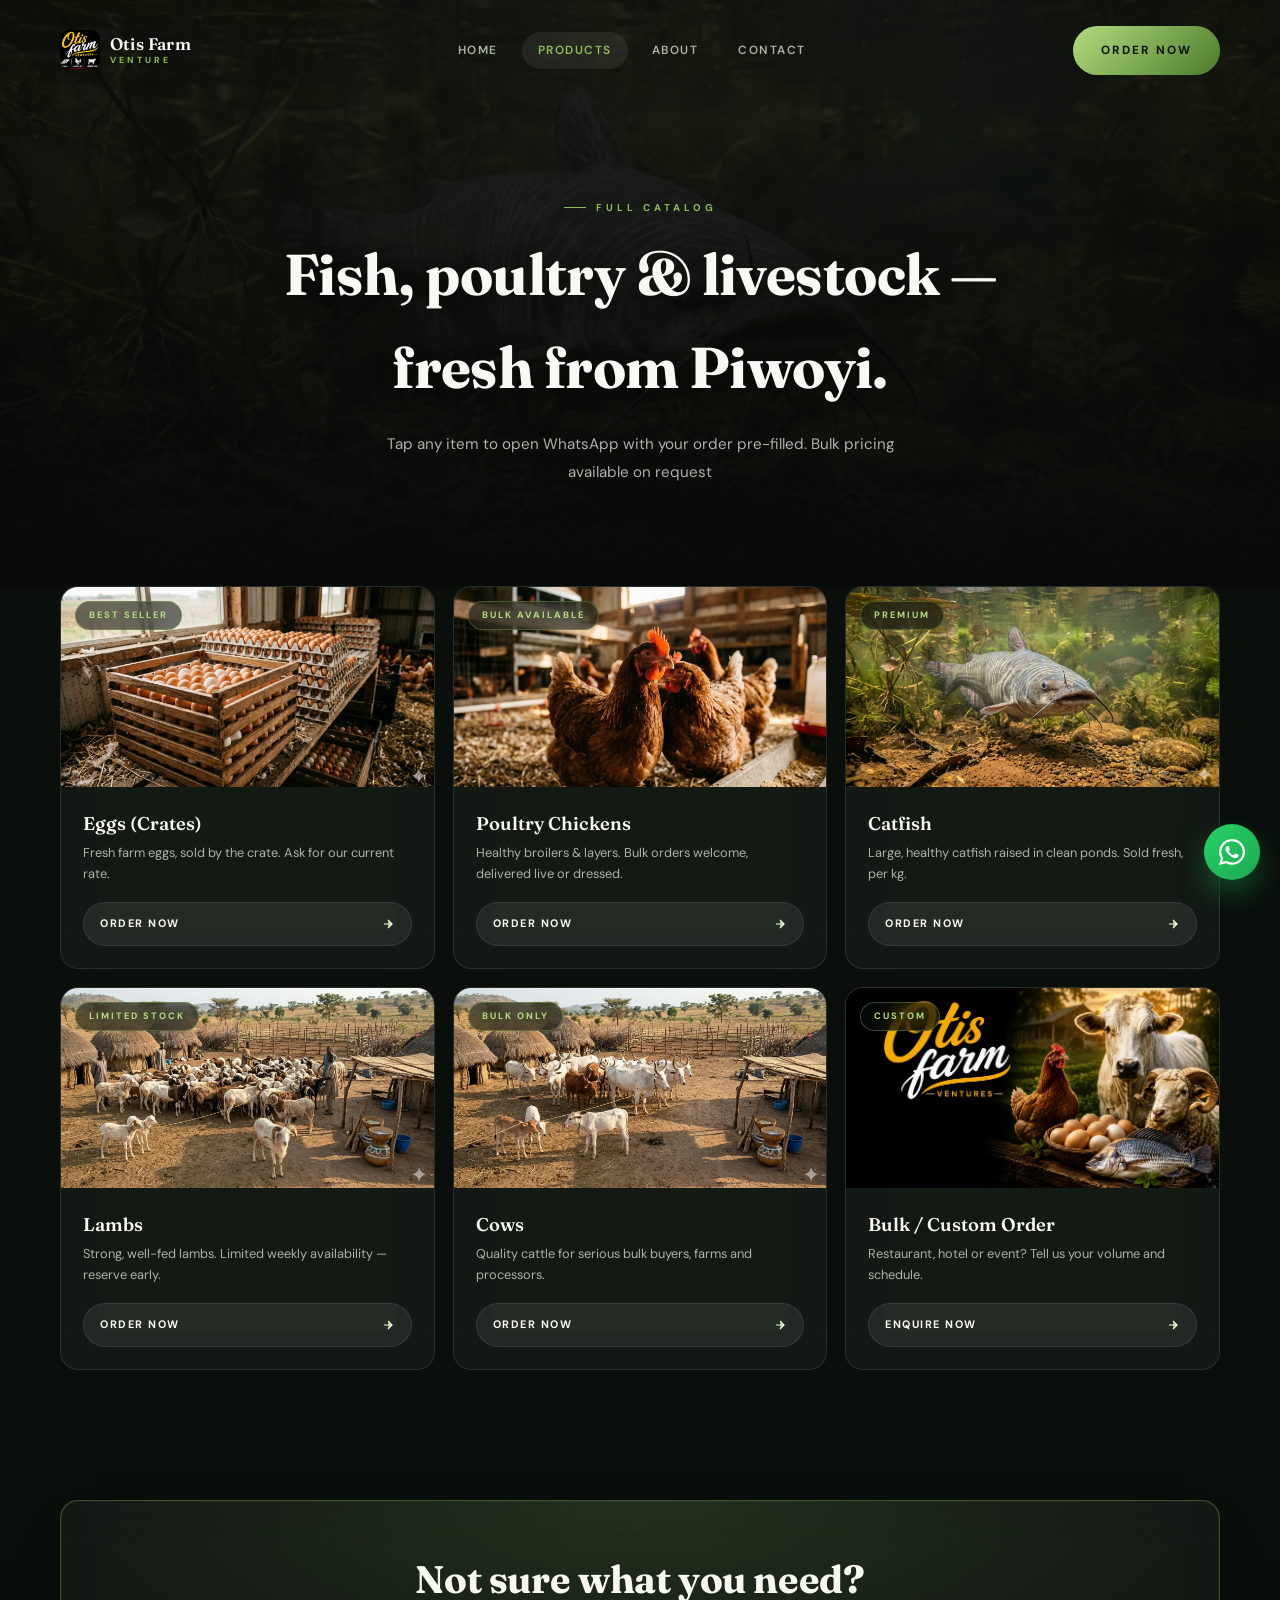
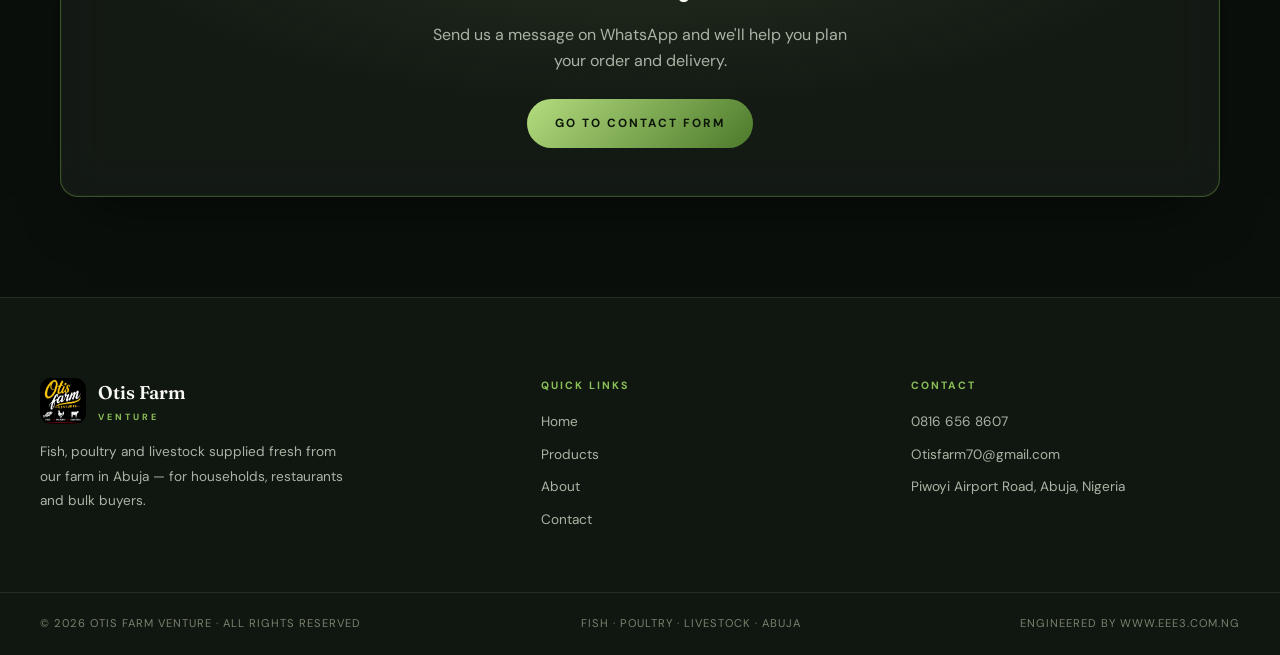
<file: product.html>
<!DOCTYPE html>
<html lang="en">
<head>
<meta charset="UTF-8">
<meta name="viewport" content="width=device-width, initial-scale=1.0">
<title>Products | Otis Farm Venture</title>
<meta name="description" content="Fresh catfish, poultry, eggs, cows and lambs from Otis Farm Venture, Abuja. Order in bulk or for the household.">
<link rel="preconnect" href="https://fonts.googleapis.com">
<link rel="preconnect" href="https://fonts.gstatic.com" crossorigin>
<link href="https://fonts.googleapis.com/css2?family=Fraunces:ital,opsz,wght@0,9..144,400;0,9..144,500;0,9..144,600;0,9..144,700;1,9..144,500;1,9..144,600&family=DM+Sans:wght@400;500;600;700&display=swap" rel="stylesheet">
<link rel="stylesheet" href="style.css">
<link rel="icon" href="images/logo.webp">
</head>
<body>

<div id="curtain">
  <div class="curtain-ring"></div>
  <div class="curtain-mark"><img src="images/logo.webp" alt="" width="120" height="120"></div>
</div>

<nav class="nav" id="mainNav">
  <a href="index.html" class="nav-logo">
    <img src="images/logo.webp" alt="Otis Farm Venture logo" width="40" height="40">
    <span class="nav-logo-txt">Otis Farm<span>Venture</span></span>
  </a>
  <div class="nav-links">
    <a href="index.html">Home</a>
    <a href="products.html" class="active">Products</a>
    <a href="about.html">About</a>
    <a href="contact.html">Contact</a>
  </div>
  <a href="contact.html" class="btn btn-gold nav-cta">Order Now</a>
  <button class="hamburger" id="hamburger" onclick="toggleMenu()" aria-label="Menu">
    <span></span><span></span><span></span>
  </button>
</nav>
<div class="mobile-menu" id="mobileMenu">
  <a href="index.html">Home</a>
  <a href="products.html" class="active">Products</a>
  <a href="about.html">About</a>
  <a href="contact.html">Contact</a>
  <a href="contact.html" class="btn btn-gold mm-cta">Order Now</a>
</div>

<section class="about-hero page-fade" style="--hero-img:url('images/catfish.webp')">
  <span class="eyebrow" style="justify-content:center">Full Catalog</span>
  <h1>Fish, poultry &amp; livestock —<br>fresh from Piwoyi.</h1>
  <p>Tap any item to open WhatsApp with your order pre-filled. Bulk pricing available on request</p>
</section>

<section class="section" style="padding-top:0;">
  <div class="section-in">
    <div class="products-grid">

      <div class="prod-card glass reveal" onclick="order('Eggs (Crates)')">
        <div class="prod-img-wrap"><img class="prod-img" src="images/Fresh%20Eggs%20(Crates).webp" alt="Fresh eggs by the crate" loading="lazy" decoding="async"><div class="prod-badge">Best Seller</div></div>
        <div class="prod-body">
          <div class="prod-title">Eggs (Crates)</div>
          <div class="prod-desc">Fresh farm eggs, sold by the crate. Ask for our current rate.</div>
          <a class="prod-cta"><span>Order Now</span><svg viewBox="0 0 24 24" fill="none" stroke="currentColor" stroke-width="2"><path d="M5 12h14M12 5l7 7-7 7"/></svg></a>
        </div>
      </div>

      <div class="prod-card glass reveal rd1" onclick="order('Poultry Chickens')">
        <div class="prod-img-wrap"><img class="prod-img" src="images/Poultry%20Chickens.webp" alt="Poultry chickens" loading="lazy" decoding="async"><div class="prod-badge">Bulk Available</div></div>
        <div class="prod-body">
          <div class="prod-title">Poultry Chickens</div>
          <div class="prod-desc">Healthy broilers &amp; layers. Bulk orders welcome, delivered live or dressed.</div>
          <a class="prod-cta"><span>Order Now</span><svg viewBox="0 0 24 24" fill="none" stroke="currentColor" stroke-width="2"><path d="M5 12h14M12 5l7 7-7 7"/></svg></a>
        </div>
      </div>

      <div class="prod-card glass reveal rd2" onclick="order('Catfish')">
        <div class="prod-img-wrap"><img class="prod-img" src="images/catfish.webp" alt="Catfish" loading="lazy" decoding="async"><div class="prod-badge">Premium</div></div>
        <div class="prod-body">
          <div class="prod-title">Catfish</div>
          <div class="prod-desc">Large, healthy catfish raised in clean ponds. Sold fresh, per kg.</div>
          <a class="prod-cta"><span>Order Now</span><svg viewBox="0 0 24 24" fill="none" stroke="currentColor" stroke-width="2"><path d="M5 12h14M12 5l7 7-7 7"/></svg></a>
        </div>
      </div>

      <div class="prod-card glass reveal" onclick="order('Lambs')">
        <div class="prod-img-wrap"><img class="prod-img" src="images/Lambs.webp" alt="Lambs" loading="lazy" decoding="async"><div class="prod-badge">Limited Stock</div></div>
        <div class="prod-body">
          <div class="prod-title">Lambs</div>
          <div class="prod-desc">Strong, well-fed lambs. Limited weekly availability — reserve early.</div>
          <a class="prod-cta"><span>Order Now</span><svg viewBox="0 0 24 24" fill="none" stroke="currentColor" stroke-width="2"><path d="M5 12h14M12 5l7 7-7 7"/></svg></a>
        </div>
      </div>

      <div class="prod-card glass reveal rd1" onclick="order('Cows')">
        <div class="prod-img-wrap"><img class="prod-img" src="images/Cows.webp" alt="Cows" loading="lazy" decoding="async"><div class="prod-badge">Bulk Only</div></div>
        <div class="prod-body">
          <div class="prod-title">Cows</div>
          <div class="prod-desc">Quality cattle for serious bulk buyers, farms and processors.</div>
          <a class="prod-cta"><span>Order Now</span><svg viewBox="0 0 24 24" fill="none" stroke="currentColor" stroke-width="2"><path d="M5 12h14M12 5l7 7-7 7"/></svg></a>
        </div>
      </div>

      <div class="prod-card glass reveal rd2" onclick="order('Custom Bulk Enquiry')">
        <div class="prod-img-wrap"><img class="prod-img" src="images/hero%20image.webp" alt="Farm produce" loading="lazy" decoding="async"><div class="prod-badge">Custom</div></div>
        <div class="prod-body">
          <div class="prod-title">Bulk / Custom Order</div>
          <div class="prod-desc">Restaurant, hotel or event? Tell us your volume and schedule.</div>
          <a class="prod-cta"><span>Enquire Now</span><svg viewBox="0 0 24 24" fill="none" stroke="currentColor" stroke-width="2"><path d="M5 12h14M12 5l7 7-7 7"/></svg></a>
        </div>
      </div>

    </div>
  </div>
</section>

<section class="section" style="padding-top:0; padding-bottom:100px;">
  <div class="section-in">
    <div class="cta-banner glass glass-gold reveal">
      <h2>Not sure what you need?</h2>
      <p>Send us a message on WhatsApp and we'll help you plan your order and delivery.</p>
      <div class="hero-btns">
        <a href="contact.html" class="btn btn-gold">Go To Contact Form</a>
      </div>
    </div>
  </div>
</section>

<footer class="footer">
  <div class="footer-top">
    <div class="footer-brand">
      <div class="footer-brand-lockup">
        <img src="images/logo.webp" alt="Otis Farm Venture logo">
        <div class="footer-brand-name">Otis Farm<span>Venture</span></div>
      </div>
      <p>Fish, poultry and livestock supplied fresh from our farm in Abuja — for households, restaurants and bulk buyers.</p>
    </div>
    <div class="footer-col">
      <h4>Quick Links</h4>
      <a href="index.html">Home</a>
      <a href="products.html">Products</a>
      <a href="about.html">About</a>
      <a href="contact.html">Contact</a>
    </div>
    <div class="footer-col">
      <h4>Contact</h4>
      <a href="tel:+2348166568607">0816 656 8607</a>
      <a href="mailto:Otisfarm70@gmail.com">Otisfarm70@gmail.com</a>
      <p>Piwoyi Airport Road, Abuja, Nigeria</p>
    </div>
  </div>
  <div class="footer-bottom">
    <p>© 2026 Otis Farm Venture · All Rights Reserved</p>
    <p>Fish · Poultry · Livestock · Abuja</p>
    <p>Engineered by <a href="https://www.eee3.com.ng" target="_blank" rel="noopener">www.eee3.com.ng</a></p>
  </div>
</footer>

<div class="wa-float">
  <a href="https://wa.me/2348166568607?text=Hello%20Otis%20Farm%20Venture%2C%20I%20want%20to%20make%20an%20order" target="_blank" title="Chat on WhatsApp">
    <svg viewBox="0 0 24 24"><path d="M17.472 14.382c-.297-.149-1.758-.867-2.03-.967-.273-.099-.471-.148-.67.15-.197.297-.767.966-.94 1.164-.173.199-.347.223-.644.075-.297-.15-1.255-.463-2.39-1.475-.883-.788-1.48-1.761-1.653-2.059-.173-.297-.018-.458.13-.606.134-.133.298-.347.446-.52.149-.174.198-.298.298-.497.099-.198.05-.371-.025-.52-.075-.149-.669-1.612-.916-2.207-.242-.579-.487-.5-.669-.51-.173-.008-.371-.01-.57-.01-.198 0-.52.074-.792.372-.272.297-1.04 1.016-1.04 2.479 0 1.462 1.065 2.875 1.213 3.074.149.198 2.096 3.2 5.077 4.487.709.306 1.262.489 1.694.625.712.227 1.36.195 1.871.118.571-.085 1.758-.719 2.006-1.413.248-.694.248-1.289.173-1.413-.074-.124-.272-.198-.57-.347m-5.421 7.403h-.004a9.87 9.87 0 01-5.031-1.378l-.361-.214-3.741.982.998-3.648-.235-.374a9.86 9.86 0 01-1.51-5.26c.001-5.45 4.436-9.884 9.888-9.884 2.64 0 5.122 1.03 6.988 2.898a9.825 9.825 0 012.893 6.994c-.003 5.45-4.437 9.884-9.885 9.884m8.413-18.297A11.815 11.815 0 0012.05 0C5.495 0 .16 5.335.157 11.892c0 2.096.547 4.142 1.588 5.945L.057 24l6.305-1.654a11.882 11.882 0 005.683 1.448h.005c6.554 0 11.89-5.335 11.893-11.893a11.821 11.821 0 00-3.48-8.413z"/></svg>
  </a>
</div>

<script src="main.js"></script>
</body>
</html>
</file>
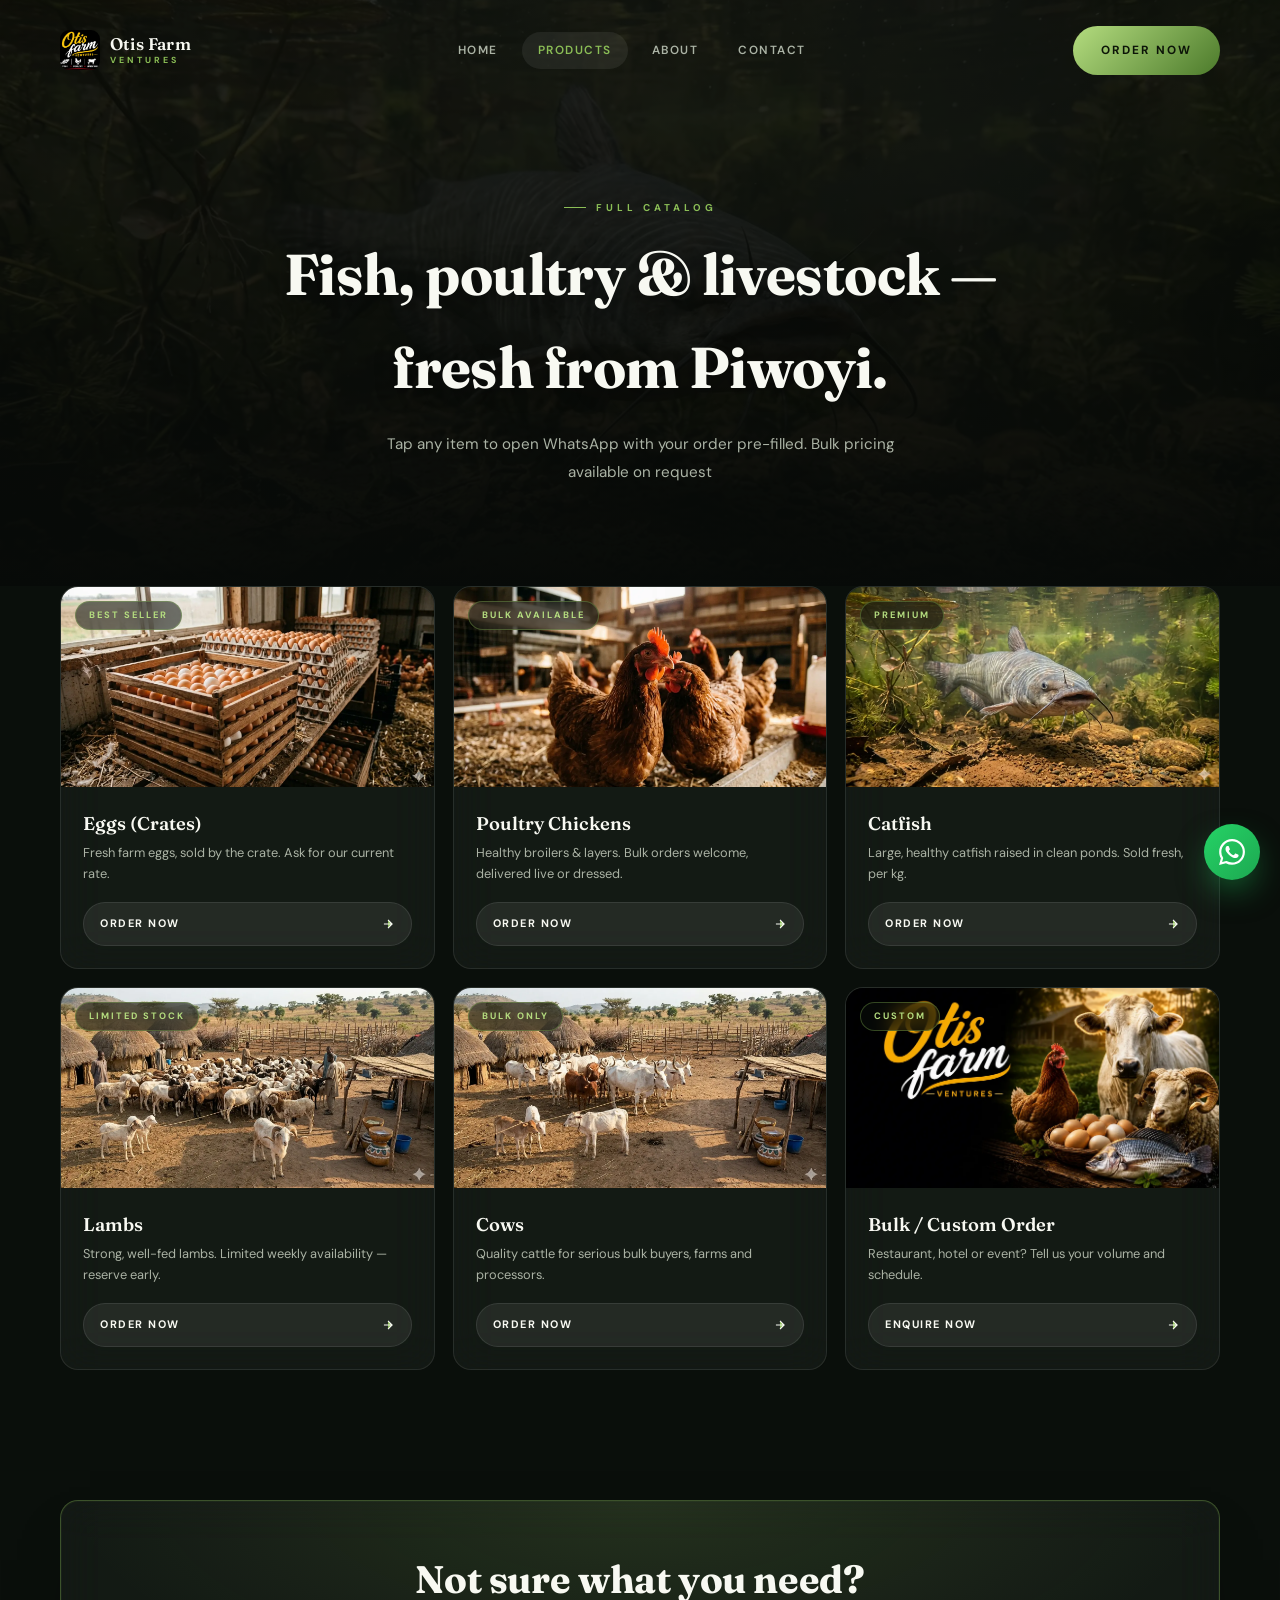
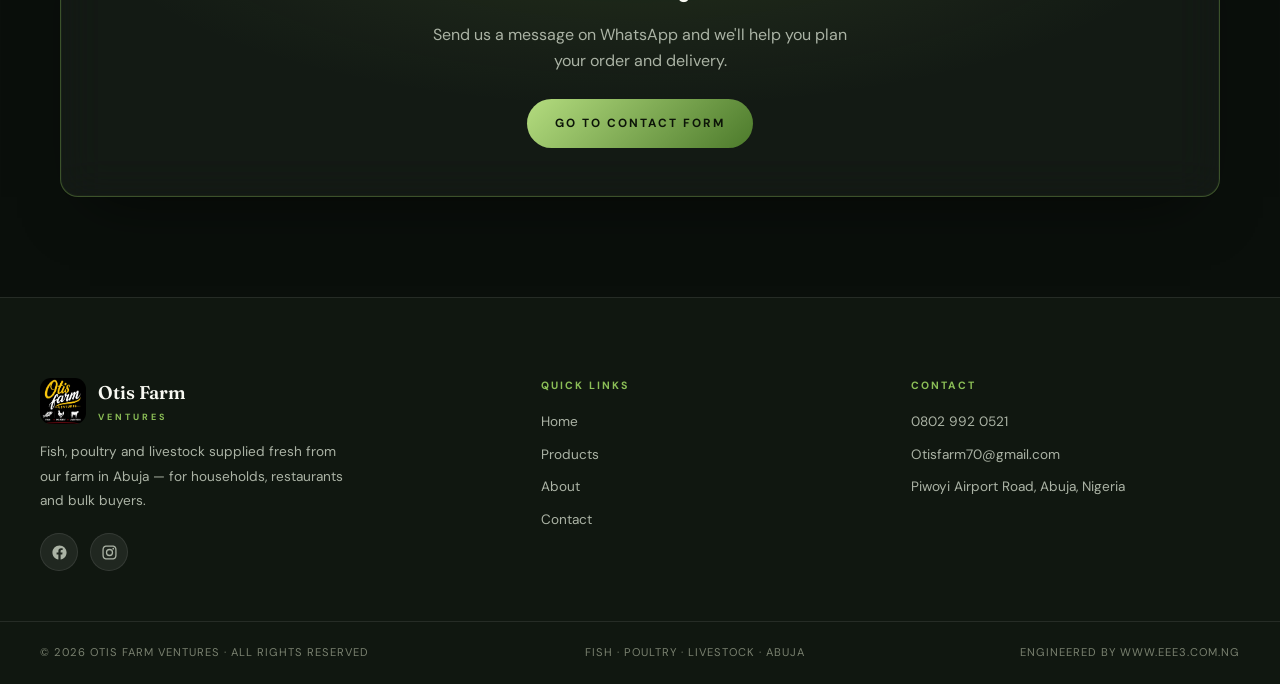
<file: products.html>
<!DOCTYPE html>
<html lang="en">
<head>
<meta charset="UTF-8">
<meta name="viewport" content="width=device-width, initial-scale=1.0">
<title>Products | Otis Farm Ventures</title>
<meta name="description" content="Fresh catfish, poultry, eggs, cows and lambs from Otis Farm Ventures, Abuja. Order in bulk or for the household.">
<link rel="preconnect" href="https://fonts.googleapis.com">
<link rel="preconnect" href="https://fonts.gstatic.com" crossorigin>
<link href="https://fonts.googleapis.com/css2?family=Fraunces:ital,opsz,wght@0,9..144,400;0,9..144,500;0,9..144,600;0,9..144,700;1,9..144,500;1,9..144,600&family=DM+Sans:wght@400;500;600;700&display=swap" rel="stylesheet">
<link rel="stylesheet" href="style.css">
<link rel="icon" href="images/logo.webp">
</head>
<body>

<div id="curtain">
  <div class="curtain-ring"></div>
  <div class="curtain-mark"><img src="images/logo.webp" alt="" width="120" height="120"></div>
</div>

<nav class="nav" id="mainNav">
  <a href="index.html" class="nav-logo">
    <img src="images/logo.webp" alt="Otis Farm Venture logo" width="40" height="40">
    <span class="nav-logo-txt">Otis Farm<span>Ventures</span></span>
  </a>
  <div class="nav-links">
    <a href="index.html">Home</a>
    <a href="products.html" class="active">Products</a>
    <a href="about.html">About</a>
    <a href="contact.html">Contact</a>
  </div>
  <a href="contact.html" class="btn btn-gold nav-cta">Order Now</a>
  <button class="hamburger" id="hamburger" onclick="toggleMenu()" aria-label="Menu">
    <span></span><span></span><span></span>
  </button>
</nav>
<div class="mobile-menu" id="mobileMenu">
  <a href="index.html">Home</a>
  <a href="products.html" class="active">Products</a>
  <a href="about.html">About</a>
  <a href="contact.html">Contact</a>
  <a href="contact.html" class="btn btn-gold mm-cta">Order Now</a>
</div>

<section class="about-hero page-fade" style="--hero-img:url('images/catfish.webp')">
  <span class="eyebrow" style="justify-content:center">Full Catalog</span>
  <h1>Fish, poultry &amp; livestock —<br>fresh from Piwoyi.</h1>
  <p>Tap any item to open WhatsApp with your order pre-filled. Bulk pricing available on request</p>
</section>

<section class="section" style="padding-top:0;">
  <div class="section-in">
    <div class="products-grid">

      <div class="prod-card glass reveal" onclick="order('Eggs (Crates)')">
        <div class="prod-img-wrap"><img class="prod-img" src="images/Fresh%20Eggs%20(Crates).webp" alt="Fresh eggs by the crate" loading="lazy" decoding="async"><div class="prod-badge">Best Seller</div></div>
        <div class="prod-body">
          <div class="prod-title">Eggs (Crates)</div>
          <div class="prod-desc">Fresh farm eggs, sold by the crate. Ask for our current rate.</div>
          <a class="prod-cta"><span>Order Now</span><svg viewBox="0 0 24 24" fill="none" stroke="currentColor" stroke-width="2"><path d="M5 12h14M12 5l7 7-7 7"/></svg></a>
        </div>
      </div>

      <div class="prod-card glass reveal rd1" onclick="order('Poultry Chickens')">
        <div class="prod-img-wrap"><img class="prod-img" src="images/Poultry%20Chickens.webp" alt="Poultry chickens" loading="lazy" decoding="async"><div class="prod-badge">Bulk Available</div></div>
        <div class="prod-body">
          <div class="prod-title">Poultry Chickens</div>
          <div class="prod-desc">Healthy broilers &amp; layers. Bulk orders welcome, delivered live or dressed.</div>
          <a class="prod-cta"><span>Order Now</span><svg viewBox="0 0 24 24" fill="none" stroke="currentColor" stroke-width="2"><path d="M5 12h14M12 5l7 7-7 7"/></svg></a>
        </div>
      </div>

      <div class="prod-card glass reveal rd2" onclick="order('Catfish')">
        <div class="prod-img-wrap"><img class="prod-img" src="images/catfish.webp" alt="Catfish" loading="lazy" decoding="async"><div class="prod-badge">Premium</div></div>
        <div class="prod-body">
          <div class="prod-title">Catfish</div>
          <div class="prod-desc">Large, healthy catfish raised in clean ponds. Sold fresh, per kg.</div>
          <a class="prod-cta"><span>Order Now</span><svg viewBox="0 0 24 24" fill="none" stroke="currentColor" stroke-width="2"><path d="M5 12h14M12 5l7 7-7 7"/></svg></a>
        </div>
      </div>

      <div class="prod-card glass reveal" onclick="order('Lambs')">
        <div class="prod-img-wrap"><img class="prod-img" src="images/Lambs.webp" alt="Lambs" loading="lazy" decoding="async"><div class="prod-badge">Limited Stock</div></div>
        <div class="prod-body">
          <div class="prod-title">Lambs</div>
          <div class="prod-desc">Strong, well-fed lambs. Limited weekly availability — reserve early.</div>
          <a class="prod-cta"><span>Order Now</span><svg viewBox="0 0 24 24" fill="none" stroke="currentColor" stroke-width="2"><path d="M5 12h14M12 5l7 7-7 7"/></svg></a>
        </div>
      </div>

      <div class="prod-card glass reveal rd1" onclick="order('Cows')">
        <div class="prod-img-wrap"><img class="prod-img" src="images/Cows.webp" alt="Cows" loading="lazy" decoding="async"><div class="prod-badge">Bulk Only</div></div>
        <div class="prod-body">
          <div class="prod-title">Cows</div>
          <div class="prod-desc">Quality cattle for serious bulk buyers, farms and processors.</div>
          <a class="prod-cta"><span>Order Now</span><svg viewBox="0 0 24 24" fill="none" stroke="currentColor" stroke-width="2"><path d="M5 12h14M12 5l7 7-7 7"/></svg></a>
        </div>
      </div>

      <div class="prod-card glass reveal rd2" onclick="order('Custom Bulk Enquiry')">
        <div class="prod-img-wrap"><img class="prod-img" src="images/hero%20image.webp" alt="Farm produce" loading="lazy" decoding="async"><div class="prod-badge">Custom</div></div>
        <div class="prod-body">
          <div class="prod-title">Bulk / Custom Order</div>
          <div class="prod-desc">Restaurant, hotel or event? Tell us your volume and schedule.</div>
          <a class="prod-cta"><span>Enquire Now</span><svg viewBox="0 0 24 24" fill="none" stroke="currentColor" stroke-width="2"><path d="M5 12h14M12 5l7 7-7 7"/></svg></a>
        </div>
      </div>

    </div>
  </div>
</section>

<section class="section" style="padding-top:0; padding-bottom:100px;">
  <div class="section-in">
    <div class="cta-banner glass glass-gold reveal">
      <h2>Not sure what you need?</h2>
      <p>Send us a message on WhatsApp and we'll help you plan your order and delivery.</p>
      <div class="hero-btns">
        <a href="contact.html" class="btn btn-gold">Go To Contact Form</a>
      </div>
    </div>
  </div>
</section>

<footer class="footer">
  <div class="footer-top">
    <div class="footer-brand">
      <div class="footer-brand-lockup">
        <img src="images/logo.webp" alt="Otis Farm Venture logo">
        <div class="footer-brand-name">Otis Farm<span>Ventures</span></div>
      </div>
      <p>Fish, poultry and livestock supplied fresh from our farm in Abuja — for households, restaurants and bulk buyers.</p>
      <div class="footer-social">
        <a href="https://web.facebook.com/profile.php?id=61592775506374" target="_blank" rel="noopener" aria-label="Otis Farm Venture on Facebook">
          <svg viewBox="0 0 24 24"><path d="M22 12.06C22 6.505 17.523 2 12 2S2 6.505 2 12.06c0 5.02 3.657 9.184 8.438 9.94v-7.03H7.898v-2.91h2.54V9.845c0-2.507 1.492-3.89 3.777-3.89 1.094 0 2.238.195 2.238.195v2.46h-1.26c-1.243 0-1.63.771-1.63 1.562v1.878h2.773l-.443 2.91h-2.33V22c4.78-.756 8.437-4.92 8.437-9.94z"/></svg>
        </a>
        <a href="https://www.instagram.com/otis_farm_ventures/" target="_blank" rel="noopener" aria-label="Otis Farm Venture on Instagram">
          <svg viewBox="0 0 24 24"><path d="M12 2c2.717 0 3.056.01 4.122.06 1.065.05 1.79.217 2.428.465a4.9 4.9 0 011.771 1.153 4.9 4.9 0 011.153 1.771c.248.637.415 1.363.465 2.428.05 1.066.06 1.405.06 4.122 0 2.717-.01 3.056-.06 4.122-.05 1.065-.217 1.79-.465 2.428a4.9 4.9 0 01-1.153 1.771 4.9 4.9 0 01-1.771 1.153c-.637.248-1.363.415-2.428.465-1.066.05-1.405.06-4.122.06-2.717 0-3.056-.01-4.122-.06-1.065-.05-1.79-.217-2.428-.465a4.9 4.9 0 01-1.771-1.153 4.9 4.9 0 01-1.153-1.771c-.248-.637-.415-1.363-.465-2.428C2.01 15.056 2 14.717 2 12c0-2.717.01-3.056.06-4.122.05-1.065.217-1.79.465-2.428a4.9 4.9 0 011.153-1.771A4.9 4.9 0 015.449 2.526c.637-.248 1.363-.415 2.428-.465C8.944 2.01 9.283 2 12 2zm0 1.802c-2.67 0-2.986.01-4.04.059-.976.045-1.505.207-1.858.344-.467.182-.8.399-1.15.748-.35.35-.566.683-.748 1.15-.137.353-.3.882-.344 1.857-.05 1.055-.06 1.372-.06 4.04 0 2.67.01 2.986.06 4.04.045.976.207 1.505.344 1.858.182.466.399.8.748 1.15.35.35.683.566 1.15.748.353.137.882.3 1.857.344 1.054.05 1.37.06 4.041.06 2.67 0 2.987-.01 4.04-.06.976-.045 1.505-.207 1.858-.344.466-.182.8-.398 1.15-.748.35-.35.566-.683.748-1.15.137-.353.3-.882.344-1.857.05-1.055.06-1.371.06-4.041 0-2.67-.01-2.986-.06-4.04-.045-.976-.207-1.505-.344-1.858a3.1 3.1 0 00-.748-1.15 3.1 3.1 0 00-1.15-.748c-.353-.137-.882-.3-1.857-.344-1.055-.05-1.371-.06-4.041-.06zm0 3.063a5.135 5.135 0 110 10.27 5.135 5.135 0 010-10.27zm0 8.468a3.333 3.333 0 100-6.666 3.333 3.333 0 000 6.666zm6.538-8.671a1.2 1.2 0 11-2.4 0 1.2 1.2 0 012.4 0z"/></svg>
        </a>
      </div>
    </div>
    <div class="footer-col">
      <h4>Quick Links</h4>
      <a href="index.html">Home</a>
      <a href="products.html">Products</a>
      <a href="about.html">About</a>
      <a href="contact.html">Contact</a>
    </div>
    <div class="footer-col">
      <h4>Contact</h4>
      <a href="tel:+2348029920521">0802 992 0521</a>
      <a href="mailto:Otisfarm70@gmail.com">Otisfarm70@gmail.com</a>
      <p>Piwoyi Airport Road, Abuja, Nigeria</p>
    </div>
  </div>
  <div class="footer-bottom">
    <p>© 2026 Otis Farm Ventures · All Rights Reserved</p>
    <p>Fish · Poultry · Livestock · Abuja</p>
    <p>Engineered by <a href="https://www.eee3.com.ng" target="_blank" rel="noopener">www.EEE3.com.ng</a></p>
  </div>
</footer>

<div class="wa-float">
  <a href="https://wa.me/2348029920521?text=Hello%20Otis%20Farm%20Venture%2C%20I%20want%20to%20make%20an%20order" target="_blank" title="Chat on WhatsApp">
    <svg viewBox="0 0 24 24"><path d="M17.472 14.382c-.297-.149-1.758-.867-2.03-.967-.273-.099-.471-.148-.67.15-.197.297-.767.966-.94 1.164-.173.199-.347.223-.644.075-.297-.15-1.255-.463-2.39-1.475-.883-.788-1.48-1.761-1.653-2.059-.173-.297-.018-.458.13-.606.134-.133.298-.347.446-.52.149-.174.198-.298.298-.497.099-.198.05-.371-.025-.52-.075-.149-.669-1.612-.916-2.207-.242-.579-.487-.5-.669-.51-.173-.008-.371-.01-.57-.01-.198 0-.52.074-.792.372-.272.297-1.04 1.016-1.04 2.479 0 1.462 1.065 2.875 1.213 3.074.149.198 2.096 3.2 5.077 4.487.709.306 1.262.489 1.694.625.712.227 1.36.195 1.871.118.571-.085 1.758-.719 2.006-1.413.248-.694.248-1.289.173-1.413-.074-.124-.272-.198-.57-.347m-5.421 7.403h-.004a9.87 9.87 0 01-5.031-1.378l-.361-.214-3.741.982.998-3.648-.235-.374a9.86 9.86 0 01-1.51-5.26c.001-5.45 4.436-9.884 9.888-9.884 2.64 0 5.122 1.03 6.988 2.898a9.825 9.825 0 012.893 6.994c-.003 5.45-4.437 9.884-9.885 9.884m8.413-18.297A11.815 11.815 0 0012.05 0C5.495 0 .16 5.335.157 11.892c0 2.096.547 4.142 1.588 5.945L.057 24l6.305-1.654a11.882 11.882 0 005.683 1.448h.005c6.554 0 11.89-5.335 11.893-11.893a11.821 11.821 0 00-3.48-8.413z"/></svg>
  </a>
</div>

<script src="main.js"></script>
</body>
</html>
</file>
<file: style.css>
/* =====================================================================
   OTIS FARM VENTURE — DESIGN SYSTEM
   Deep forest ink · Leaf green · Terracotta clay — earthy, growing, alive
   Mobile-first. Glass surfaces. Quiet motion.
===================================================================== */

:root{
  --ink:        #0A0F0B;
  --ink-2:      #101710;
  --ink-3:      #182018;
  --panel:      rgba(255,255,255,.045);
  --panel-2:    rgba(255,255,255,.07);
  --brd:        rgba(255,255,255,.09);
  --brd-gold:   rgba(139,190,86,.35);
  --gold:       #8BBE56;
  --gold-2:     #B4DC7F;
  --gold-deep:  #4C7A2B;
  --red:        #C1652F;
  --white:      #F8F9F2;
  --fog:        #ABB3A5;
  --fog-dim:    #79806F;
  --blur: 22px;
  --ease: cubic-bezier(.19,1,.22,1);
  --fast: .3s var(--ease);
  --med:  .6s var(--ease);
  --r-sm: 10px;
  --r-md: 18px;
  --r-lg: 28px;
}

*,*::before,*::after{ margin:0; padding:0; box-sizing:border-box; }
html{ scroll-behavior:smooth; }
html,body{ overflow-x:hidden; }
body{
  background:var(--ink);
  color:var(--white);
  font-family:'DM Sans', sans-serif;
  font-weight:400;
  line-height:1.6;
  -webkit-font-smoothing:antialiased;
}
img{ max-width:100%; display:block; }
a{ color:inherit; }
button{ font-family:inherit; }
ul{ list-style:none; }

h1,h2,h3,.serif{ font-family:'Fraunces', serif; letter-spacing:-.01em; }

::selection{ background:var(--gold); color:var(--ink); }

@media (prefers-reduced-motion: reduce){
  *,*::before,*::after{ animation-duration:.001ms !important; animation-iteration-count:1 !important; transition-duration:.001ms !important; scroll-behavior:auto !important; }
}

/* focus visibility */
a:focus-visible, button:focus-visible, input:focus-visible, textarea:focus-visible, select:focus-visible{
  outline:2px solid var(--gold); outline-offset:3px; border-radius:4px;
}

/* subtle grain / atmosphere */
body::before{
  content:''; position:fixed; inset:0; pointer-events:none; z-index:1;
  background:
    radial-gradient(ellipse 60% 40% at 15% 0%, rgba(139,190,86,.10), transparent 60%),
    radial-gradient(ellipse 50% 35% at 100% 20%, rgba(193,101,47,.07), transparent 60%);
}

.wrap{ max-width:1240px; margin:0 auto; padding:0 20px; }
@media (min-width:768px){ .wrap{ padding:0 40px; } }
@media (min-width:1200px){ .wrap{ padding:0 60px; } }

.section{ padding:76px 20px; position:relative; z-index:2; }
@media (min-width:768px){ .section{ padding:110px 40px; } }
@media (min-width:1200px){ .section{ padding:130px 60px; } }
.section-in{ max-width:1240px; margin:0 auto; }

.eyebrow{
  display:inline-flex; align-items:center; gap:10px;
  font-size:.62rem; font-weight:700; letter-spacing:4px; text-transform:uppercase;
  color:var(--gold); margin-bottom:14px;
}
.eyebrow::before{ content:''; width:22px; height:1px; background:var(--gold); }

.sec-hd h2{ font-size:clamp(1.8rem,6vw,3rem); font-weight:600; line-height:1.15; }
.sec-hd p{ color:var(--fog); margin-top:14px; font-size:.95rem; line-height:1.85; max-width:520px; }
.sec-hd.center{ text-align:center; }
.sec-hd.center p{ margin-left:auto; margin-right:auto; }
.sec-hd{ margin-bottom:48px; }
@media (min-width:768px){ .sec-hd{ margin-bottom:64px; } }

em{ font-style:italic; color:var(--gold); }

/* =====================================================================
   GLASS SURFACES
===================================================================== */
.glass{
  background:var(--panel);
  border:1px solid var(--brd);
  backdrop-filter:blur(var(--blur)) saturate(140%);
  -webkit-backdrop-filter:blur(var(--blur)) saturate(140%);
  border-radius:var(--r-md);
}
.glass-gold{
  border-color:var(--brd-gold);
  box-shadow:0 0 0 1px rgba(139,190,86,.05) inset, 0 30px 60px -30px rgba(0,0,0,.6);
}

/* =====================================================================
   BUTTONS
===================================================================== */
.btn{
  appearance:none; border:none; cursor:pointer; font-family:inherit;
  display:inline-flex; align-items:center; justify-content:center; gap:9px;
  padding:15px 28px; font-size:.74rem; font-weight:700; letter-spacing:2px;
  text-transform:uppercase; text-decoration:none; border-radius:100px;
  transition:transform var(--fast), box-shadow var(--fast), background var(--fast), border-color var(--fast), color var(--fast);
  white-space:nowrap;
}
.btn:active{ transform:scale(.97); }
.btn-gold{ background:linear-gradient(135deg,var(--gold-2),var(--gold-deep)); color:#0C1408; }
.btn-gold:hover{ transform:translateY(-3px); box-shadow:0 16px 40px -12px rgba(139,190,86,.55); }
.btn-glass{ background:var(--panel-2); border:1px solid var(--brd); color:var(--white); backdrop-filter:blur(var(--blur)); }
.btn-glass:hover{ border-color:var(--brd-gold); color:var(--gold); transform:translateY(-3px); }
.btn-ghost{ background:transparent; border:1px solid rgba(255,255,255,.2); color:var(--fog); }
.btn-ghost:hover{ border-color:var(--gold); color:var(--gold); }
.btn-block{ width:100%; }
.btn svg{ width:15px; height:15px; flex-shrink:0; }

/* =====================================================================
   PAGE TRANSITION CURTAIN — the logo, between pages
===================================================================== */
#curtain{
  position:fixed; inset:0; z-index:99999;
  display:flex; align-items:center; justify-content:center;
  background:radial-gradient(circle at 50% 50%, #101a0f 0%, #040603 72%);
  opacity:1; visibility:visible;
  transition:opacity .55s var(--ease), visibility 0s linear 0s;
}
#curtain .curtain-mark{
  position:relative; width:120px; height:120px; border-radius:26px; overflow:hidden;
  opacity:1; transform:scale(1);
  box-shadow:0 0 0 1px rgba(139,190,86,.3), 0 40px 90px -20px rgba(0,0,0,.8);
  transition:opacity .5s var(--ease), transform .5s var(--ease);
}
#curtain .curtain-mark img{ width:100%; height:100%; object-fit:cover; }
#curtain .curtain-ring{
  position:absolute; width:172px; height:172px; border-radius:50%;
  border:1px solid rgba(139,190,86,.35); opacity:1; transform:scale(1);
  transition:opacity .6s var(--ease), transform .6s var(--ease);
}
#curtain.hidden{ opacity:0; transition:opacity .55s var(--ease), visibility 0s linear .55s; visibility:hidden; }
#curtain.hidden .curtain-mark{ opacity:0; transform:scale(1.18) rotate(4deg); }
#curtain.hidden .curtain-ring{ opacity:0; transform:scale(1.7); }

body.transitioning{ overflow:hidden; }

/* =====================================================================
   NAVBAR
===================================================================== */
.nav{
  position:fixed; top:0; left:0; right:0; z-index:1000;
  padding:16px 20px;
  display:flex; align-items:center; justify-content:space-between;
  transition:padding var(--fast), background var(--fast), border-color var(--fast);
  border-bottom:1px solid transparent;
}
.nav.scrolled{
  background:rgba(10,15,11,.72);
  backdrop-filter:blur(var(--blur)) saturate(140%);
  -webkit-backdrop-filter:blur(var(--blur)) saturate(140%);
  border-bottom:1px solid var(--brd);
  padding:11px 20px;
}
@media (min-width:768px){ .nav{ padding:22px 40px; } .nav.scrolled{ padding:14px 40px; } }
@media (min-width:1200px){ .nav{ padding:26px 60px; } .nav.scrolled{ padding:15px 60px; } }

.nav-logo{ display:flex; align-items:center; gap:10px; text-decoration:none; }
.nav-logo img{ width:40px; height:40px; border-radius:9px; object-fit:cover; }
.nav-logo-txt{ font-family:'Fraunces',serif; font-size:1.05rem; font-weight:600; letter-spacing:.2px; line-height:1.1; }
.nav-logo-txt span{ display:block; font-family:'DM Sans',sans-serif; font-size:.55rem; font-weight:700; letter-spacing:3px; color:var(--gold); text-transform:uppercase; margin-top:2px; }

.nav-links{ display:none; align-items:center; gap:8px; }
.nav-links a{
  position:relative; text-decoration:none; color:var(--fog);
  font-size:.74rem; font-weight:600; letter-spacing:1.5px; text-transform:uppercase;
  padding:9px 16px; border-radius:100px; transition:color var(--fast), background var(--fast);
}
.nav-links a:hover, .nav-links a.active{ color:var(--white); background:var(--panel-2); }
.nav-links a.active{ color:var(--gold); }
.nav-cta{ display:none; }
@media (min-width:960px){
  .nav-links{ display:flex; }
  .nav-cta{ display:inline-flex; }
}

.hamburger{
  display:flex; flex-direction:column; gap:5px; width:40px; height:40px;
  align-items:center; justify-content:center;
  background:var(--panel-2); border:1px solid var(--brd); border-radius:12px; cursor:pointer;
}
@media (min-width:960px){ .hamburger{ display:none; } }
.hamburger span{ width:18px; height:1.5px; background:var(--white); transition:var(--fast); }
.hamburger.open span:nth-child(1){ transform:translateY(6.5px) rotate(45deg); }
.hamburger.open span:nth-child(2){ opacity:0; }
.hamburger.open span:nth-child(3){ transform:translateY(-6.5px) rotate(-45deg); }

.mobile-menu{
  position:fixed; inset:0; z-index:998; display:flex; flex-direction:column;
  padding:100px 24px 40px; gap:4px;
  background:rgba(10,15,11,.92); backdrop-filter:blur(28px);
  transform:translateY(-12px); opacity:0; pointer-events:none;
  transition:opacity var(--med), transform var(--med);
}
.mobile-menu.open{ opacity:1; transform:translateY(0); pointer-events:auto; }
.mobile-menu a{
  font-family:'Fraunces',serif; font-size:2rem; font-weight:500; color:var(--white);
  text-decoration:none; padding:16px 4px; border-bottom:1px solid var(--brd);
}
.mobile-menu a.active{ color:var(--gold); }
.mobile-menu .mm-cta{ margin-top:28px; }
@media (min-width:960px){ .mobile-menu{ display:none; } }

/* =====================================================================
   HERO
===================================================================== */
.hero{
  min-height:100svh; position:relative; display:flex; align-items:flex-end;
  padding:120px 20px 56px; overflow:hidden;
}
@media (min-width:768px){ .hero{ align-items:center; padding:0 40px; } }
@media (min-width:1200px){ .hero{ padding:0 60px; } }

.hero-bg{
  position:absolute; inset:0; z-index:0;
  background:linear-gradient(180deg, rgba(10,15,11,.55) 0%, rgba(10,15,11,.62) 45%, rgba(10,15,11,.88) 92%), url('images/hero%20image.webp') 75% center/cover no-repeat;
  filter:saturate(90%) brightness(.9);
  transform:scale(1.08); opacity:0; transition:opacity 1.4s ease, transform 6s ease;
}
.hero-bg.loaded{ opacity:1; transform:scale(1); }
@media (min-width:768px){
  .hero-bg{ background:linear-gradient(100deg, rgba(10,15,11,.94) 0%, rgba(10,15,11,.7) 48%, rgba(10,15,11,.32) 100%), url('images/hero%20image.webp') center/cover no-repeat; filter:saturate(90%) brightness(.85); }
}

.hero-content{ position:relative; z-index:2; max-width:640px; }
.hero-eyebrow{ opacity:0; animation:fadeUp .9s .25s forwards; }
.hero h1{
  font-size:clamp(2.3rem,9vw,4.4rem); font-weight:600; line-height:1.06;
  margin-bottom:18px; opacity:0; animation:fadeUp .9s .4s forwards;
  text-shadow:0 4px 24px rgba(0,0,0,.45);
}
.hero-sub{
  color:var(--fog); font-size:1rem; max-width:480px; line-height:1.85;
  margin-bottom:32px; opacity:0; animation:fadeUp .9s .55s forwards;
}
.hero-btns{ display:flex; gap:12px; flex-wrap:wrap; opacity:0; animation:fadeUp .9s .7s forwards; }

@keyframes fadeUp{ from{ opacity:0; transform:translateY(18px); } to{ opacity:1; transform:translateY(0); } }

/* category ticket strip */
.ticket{
  margin-top:40px; display:flex; flex-wrap:wrap; gap:10px;
  opacity:0; animation:fadeUp .9s .85s forwards;
}
.ticket-item{
  display:flex; align-items:center; gap:8px;
  padding:10px 16px; border-radius:100px;
  font-size:.68rem; font-weight:700; letter-spacing:2px; text-transform:uppercase;
}
.ticket-item .dot{ width:5px; height:5px; border-radius:50%; background:var(--red); }

/* =====================================================================
   MARQUEE STRIP
===================================================================== */
.marquee{ overflow:hidden; border-top:1px solid var(--brd); border-bottom:1px solid var(--brd); background:var(--ink-2); position:relative; z-index:2; }
.marquee-track{ display:flex; width:max-content; animation:scrollX 26s linear infinite; }
.marquee-track span{
  display:flex; align-items:center; gap:14px; padding:16px 30px;
  font-family:'Fraunces',serif; font-style:italic; font-size:1.1rem; color:var(--fog-dim); white-space:nowrap;
}
.marquee-track span b{ font-style:normal; font-family:'DM Sans',sans-serif; font-weight:700; color:var(--gold); font-size:.62rem; letter-spacing:3px; text-transform:uppercase; }
@keyframes scrollX{ from{ transform:translateX(0); } to{ transform:translateX(-50%); } }

/* =====================================================================
   STATS
===================================================================== */
.stats-grid{ display:grid; grid-template-columns:repeat(2,1fr); gap:14px; }
@media (min-width:768px){ .stats-grid{ grid-template-columns:repeat(4,1fr); } }
.stat{ padding:26px 18px; text-align:center; }
.stat-num{ font-size:2.1rem; font-weight:600; color:var(--gold); }
.stat-lbl{ font-size:.65rem; letter-spacing:2px; text-transform:uppercase; color:var(--fog); margin-top:6px; }

/* =====================================================================
   PRODUCT GRID
===================================================================== */
.products-grid{ display:grid; grid-template-columns:1fr; gap:18px; }
@media (min-width:640px){ .products-grid{ grid-template-columns:1fr 1fr; } }
@media (min-width:1024px){ .products-grid{ grid-template-columns:repeat(3,1fr); } }

.prod-card{
  overflow:hidden; cursor:pointer; transition:transform var(--fast), border-color var(--fast), box-shadow var(--fast);
}
.prod-card:hover{ transform:translateY(-6px); border-color:var(--brd-gold); box-shadow:0 30px 60px -24px rgba(0,0,0,.65); }
.prod-img-wrap{ position:relative; height:200px; overflow:hidden; }
.prod-img{ width:100%; height:100%; object-fit:cover; transition:transform .8s var(--ease); }
.prod-card:hover .prod-img{ transform:scale(1.06); }
.prod-badge{
  position:absolute; top:14px; left:14px; padding:6px 13px; border-radius:100px;
  font-size:.58rem; font-weight:700; letter-spacing:2px; text-transform:uppercase;
  background:rgba(10,15,11,.55); backdrop-filter:blur(10px); border:1px solid var(--brd-gold); color:var(--gold-2);
}
.prod-body{ padding:22px; }
.prod-title{ font-family:'Fraunces',serif; font-size:1.15rem; font-weight:600; margin-bottom:5px; }
.prod-desc{ font-size:.8rem; color:var(--fog); margin-bottom:18px; line-height:1.6; }
.prod-cta{
  display:flex; align-items:center; justify-content:space-between;
  padding:12px 16px; border-radius:100px; background:var(--panel-2); border:1px solid var(--brd);
  transition:var(--fast);
}
.prod-card:hover .prod-cta{ background:linear-gradient(135deg,var(--gold-2),var(--gold-deep)); border-color:transparent; }
.prod-cta span{ font-size:.68rem; font-weight:700; letter-spacing:1.5px; text-transform:uppercase; transition:color var(--fast); }
.prod-card:hover .prod-cta span{ color:#0C1408; }
.prod-cta svg{ width:14px; height:14px; fill:var(--gold); transition:var(--fast); }
.prod-card:hover .prod-cta svg{ fill:#0C1408; transform:translateX(3px); }

/* =====================================================================
   WHY / VALUE BLOCKS
===================================================================== */
.why-grid{ display:grid; grid-template-columns:1fr; gap:14px; }
@media (min-width:640px){ .why-grid{ grid-template-columns:1fr 1fr; } }
@media (min-width:1024px){ .why-grid{ grid-template-columns:repeat(4,1fr); } }
.why-block{ padding:30px 24px; transition:var(--fast); }
.why-block:hover{ border-color:var(--brd-gold); transform:translateY(-4px); }
.why-num{ font-family:'Fraunces',serif; font-style:italic; font-size:1.6rem; color:var(--gold); margin-bottom:14px; }
.why-title{ font-weight:700; font-size:.98rem; margin-bottom:8px; }
.why-desc{ font-size:.82rem; color:var(--fog); line-height:1.7; }

/* =====================================================================
   TESTIMONIALS
===================================================================== */
.testi-grid{ display:grid; grid-template-columns:1fr; gap:16px; }
@media (min-width:768px){ .testi-grid{ grid-template-columns:1fr 1fr; } }
.testi-card{ padding:28px 26px; }
.testi-stars{ color:var(--gold); font-size:.85rem; margin-bottom:14px; letter-spacing:2px; }
.testi-card p{ font-family:'Fraunces',serif; font-style:italic; color:var(--white); line-height:1.75; margin-bottom:16px; font-size:1.02rem; }
.testi-name{ font-weight:700; font-size:.8rem; }
.testi-role{ font-size:.72rem; color:var(--fog-dim); }

/* =====================================================================
   CTA BANNER
===================================================================== */
.cta-banner{ padding:48px 26px; text-align:center; position:relative; overflow:hidden; }
.cta-banner::before{
  content:''; position:absolute; inset:0;
  background:radial-gradient(ellipse 70% 100% at 50% 0%, rgba(139,190,86,.14), transparent 70%);
}
.cta-banner h2{ font-size:clamp(1.5rem,5vw,2.4rem); margin-bottom:12px; position:relative; }
.cta-banner p{ color:var(--fog); margin-bottom:26px; position:relative; max-width:440px; margin-left:auto; margin-right:auto; }
.cta-banner .hero-btns{ opacity:1; animation:none; justify-content:center; position:relative; }

/* =====================================================================
   ABOUT PAGE
===================================================================== */
.about-hero{
  position:relative; overflow:hidden; z-index:2;
  padding:150px 20px 70px; text-align:center;
}
@media (min-width:768px){ .about-hero{ padding:190px 40px 100px; } }
.about-hero::before{
  content:''; position:absolute; inset:0; z-index:-1;
  background:
    linear-gradient(180deg, rgba(10,15,11,.82) 0%, rgba(10,15,11,.9) 60%, var(--ink) 100%),
    var(--hero-img, url('images/hero%20image.webp')) center/cover no-repeat;
  filter:saturate(85%) brightness(.7);
}
.about-hero h1{ font-size:clamp(2rem,7vw,3.6rem); text-shadow:0 4px 20px rgba(0,0,0,.4); }
.about-hero p{ color:var(--fog); max-width:560px; margin:16px auto 0; font-size:.95rem; line-height:1.85; }

.story-grid{ display:grid; grid-template-columns:1fr; gap:32px; align-items:center; }
@media (min-width:900px){ .story-grid{ grid-template-columns:1fr 1fr; gap:60px; } }
.story-img-wrap{ position:relative; border-radius:var(--r-lg); overflow:hidden; aspect-ratio:4/3; }
.story-img-wrap img{ width:100%; height:100%; object-fit:cover; }
.story-badge{
  position:absolute; bottom:16px; left:16px; padding:16px 20px; border-radius:var(--r-md);
  text-align:left;
}
.story-badge .num{ font-family:'Fraunces',serif; font-size:1.6rem; color:var(--gold); font-weight:600; }
.story-badge .lbl{ font-size:.62rem; letter-spacing:1.5px; text-transform:uppercase; color:var(--fog); }
.story-text p{ color:var(--fog); line-height:1.9; font-size:.95rem; margin-bottom:16px; }
.about-expanded{ max-height:0; overflow:hidden; opacity:0; transition:max-height .6s var(--ease), opacity .5s var(--ease); }
.about-expanded.open{ max-height:400px; opacity:1; }
.arr{ display:inline-block; transition:transform var(--fast); }
#aboutBtn.open .arr{ transform:rotate(180deg); }

.values-grid{ display:grid; grid-template-columns:1fr; gap:14px; margin-top:20px; }
@media (min-width:640px){ .values-grid{ grid-template-columns:1fr 1fr; } }
.value-card{ padding:26px; display:flex; gap:16px; align-items:flex-start; }
.value-ico{ font-size:1.3rem; flex-shrink:0; }
.value-title{ font-weight:700; font-size:.9rem; margin-bottom:5px; }
.value-desc{ font-size:.8rem; color:var(--fog); line-height:1.7; }

.gallery-grid{ display:grid; grid-template-columns:repeat(2,1fr); gap:10px; }
@media (min-width:768px){ .gallery-grid{ grid-template-columns:repeat(4,1fr); gap:14px; } }
.gallery-grid img{ width:100%; height:100%; object-fit:cover; border-radius:var(--r-sm); aspect-ratio:1; transition:var(--fast); }
.gallery-grid img:hover{ transform:scale(1.03); filter:brightness(1.1); }

/* =====================================================================
   CONTACT PAGE
===================================================================== */
.contact-grid{ display:grid; grid-template-columns:1fr; gap:20px; }
@media (min-width:960px){ .contact-grid{ grid-template-columns:1.15fr .85fr; gap:24px; } }
.contact-form-card{ padding:30px 24px; }
@media (min-width:768px){ .contact-form-card{ padding:42px; } }
.contact-form-card h2{ font-size:1.5rem; margin-bottom:8px; }
.contact-form-card > p{ color:var(--fog); font-size:.88rem; margin-bottom:26px; }
.cf-row{ display:grid; grid-template-columns:1fr; gap:16px; margin-bottom:16px; }
@media (min-width:560px){ .cf-row{ grid-template-columns:1fr 1fr; } }
.cf-group{ margin-bottom:16px; }
.cf-group label{ display:block; font-size:.66rem; font-weight:700; letter-spacing:1.5px; text-transform:uppercase; color:var(--fog); margin-bottom:8px; }
.cf-group input, .cf-group select, .cf-group textarea{
  width:100%; padding:14px 16px; background:rgba(255,255,255,.04); border:1px solid var(--brd);
  border-radius:12px; color:var(--white); font-family:inherit; font-size:.9rem; transition:var(--fast);
}
.cf-group input:focus, .cf-group select:focus, .cf-group textarea:focus{ border-color:var(--gold); background:rgba(255,255,255,.06); }
.cf-group textarea{ min-height:110px; resize:vertical; }
.cf-group select{ appearance:none; background-image:url("data:image/svg+xml,%3Csvg xmlns='http://www.w3.org/2000/svg' width='12' height='8' viewBox='0 0 12 8'%3E%3Cpath fill='%238BBE56' d='M1 1l5 5 5-5'/%3E%3C/svg%3E"); background-repeat:no-repeat; background-position:right 16px center; }
.cf-success{ display:none; margin-top:14px; padding:12px 16px; border-radius:10px; background:rgba(139,190,86,.1); border:1px solid var(--brd-gold); color:var(--gold-2); font-size:.82rem; }

.info-stack{ display:flex; flex-direction:column; gap:12px; }
.info-card{ padding:20px 22px; display:flex; align-items:center; gap:14px; text-decoration:none; transition:var(--fast); }
.info-card:hover{ border-color:var(--brd-gold); transform:translateY(-2px); }
.info-ico{
  width:42px; height:42px; border-radius:12px; display:flex; align-items:center; justify-content:center;
  background:rgba(139,190,86,.1); font-size:1.05rem; flex-shrink:0;
}
.info-lbl{ font-size:.62rem; letter-spacing:1.5px; text-transform:uppercase; color:var(--fog-dim); margin-bottom:3px; }
.info-val{ font-size:.92rem; font-weight:600; }
.map-embed{ border-radius:var(--r-md); overflow:hidden; height:220px; border:1px solid var(--brd); filter:grayscale(.4) invert(.92) contrast(.9); }
.map-embed iframe{ width:100%; height:100%; border:0; }

/* =====================================================================
   FOOTER
===================================================================== */
.footer{ background:var(--ink-2); border-top:1px solid var(--brd); position:relative; z-index:2; }
.footer-top{ padding:60px 20px 40px; display:grid; grid-template-columns:1fr; gap:36px; }
@media (min-width:768px){ .footer-top{ padding:80px 40px 50px; grid-template-columns:1.4fr 1fr 1fr; gap:40px; } }
.footer-brand-lockup{ display:flex; align-items:center; gap:12px; margin-bottom:16px; }
.footer-brand-lockup img{ width:46px; height:46px; border-radius:11px; }
.footer-brand-name{ font-family:'Fraunces',serif; font-size:1.15rem; font-weight:600; }
.footer-brand-name span{ display:block; font-size:.56rem; letter-spacing:3px; color:var(--gold); font-weight:700; text-transform:uppercase; margin-top:2px; font-family:'DM Sans',sans-serif; }
.footer-brand p{ color:var(--fog); font-size:.85rem; line-height:1.8; max-width:320px; }
.footer-social{ display:flex; gap:12px; margin-top:20px; }
.footer-social a{
  width:38px; height:38px; border-radius:50%; display:flex; align-items:center; justify-content:center;
  background:var(--panel-2); border:1px solid var(--brd); transition:var(--fast);
}
.footer-social a:hover{ border-color:var(--brd-gold); background:rgba(139,190,86,.14); transform:translateY(-3px); }
.footer-social svg{ width:17px; height:17px; fill:var(--fog); transition:var(--fast); }
.footer-social a:hover svg{ fill:var(--gold); }
.footer-col h4{ font-size:.66rem; letter-spacing:2px; text-transform:uppercase; color:var(--gold); margin-bottom:16px; font-weight:700; font-family:'DM Sans',sans-serif; }
.footer-col a, .footer-col p{ display:block; color:var(--fog); text-decoration:none; font-size:.85rem; margin-bottom:11px; transition:color var(--fast); }
.footer-col a:hover{ color:var(--gold); }
.footer-bottom{
  padding:22px 20px; display:flex; flex-direction:column; gap:8px;
  border-top:1px solid var(--brd); font-size:.7rem; letter-spacing:1px; color:var(--fog-dim); text-transform:uppercase;
}
@media (min-width:768px){ .footer-bottom{ padding:22px 40px; flex-direction:row; justify-content:space-between; flex-wrap:wrap; gap:10px 24px; } }
.footer-bottom a{ color:var(--fog-dim); text-decoration:none; transition:color var(--fast); }
.footer-bottom a:hover{ color:var(--gold); }

/* =====================================================================
   FLOATING WHATSAPP
===================================================================== */
.wa-float{ position:fixed; bottom:20px; right:20px; z-index:900; }
.wa-float a{
  width:56px; height:56px; border-radius:50%; display:flex; align-items:center; justify-content:center;
  background:linear-gradient(135deg,#25D366,#1DA851); box-shadow:0 14px 34px -8px rgba(37,211,102,.55);
  animation:pulseWa 2.8s ease-in-out infinite;
}
.wa-float svg{ width:26px; height:26px; fill:#fff; }
@keyframes pulseWa{ 0%,100%{ transform:scale(1); } 50%{ transform:scale(1.07); } }

/* =====================================================================
   SCROLL REVEAL
===================================================================== */
.reveal{ opacity:0; transform:translateY(28px); transition:opacity .8s var(--ease), transform .8s var(--ease); }
.reveal.visible{ opacity:1; transform:translateY(0); }
.reveal.rd1.visible{ transition-delay:.1s; }
.reveal.rd2.visible{ transition-delay:.2s; }
.reveal.rd3.visible{ transition-delay:.3s; }

/* page enter fade (content, not curtain) */
.page-fade{ animation:pageFade .7s var(--ease) both; }
@keyframes pageFade{ from{ opacity:0; transform:translateY(8px); } to{ opacity:1; transform:translateY(0); } }
</file>
